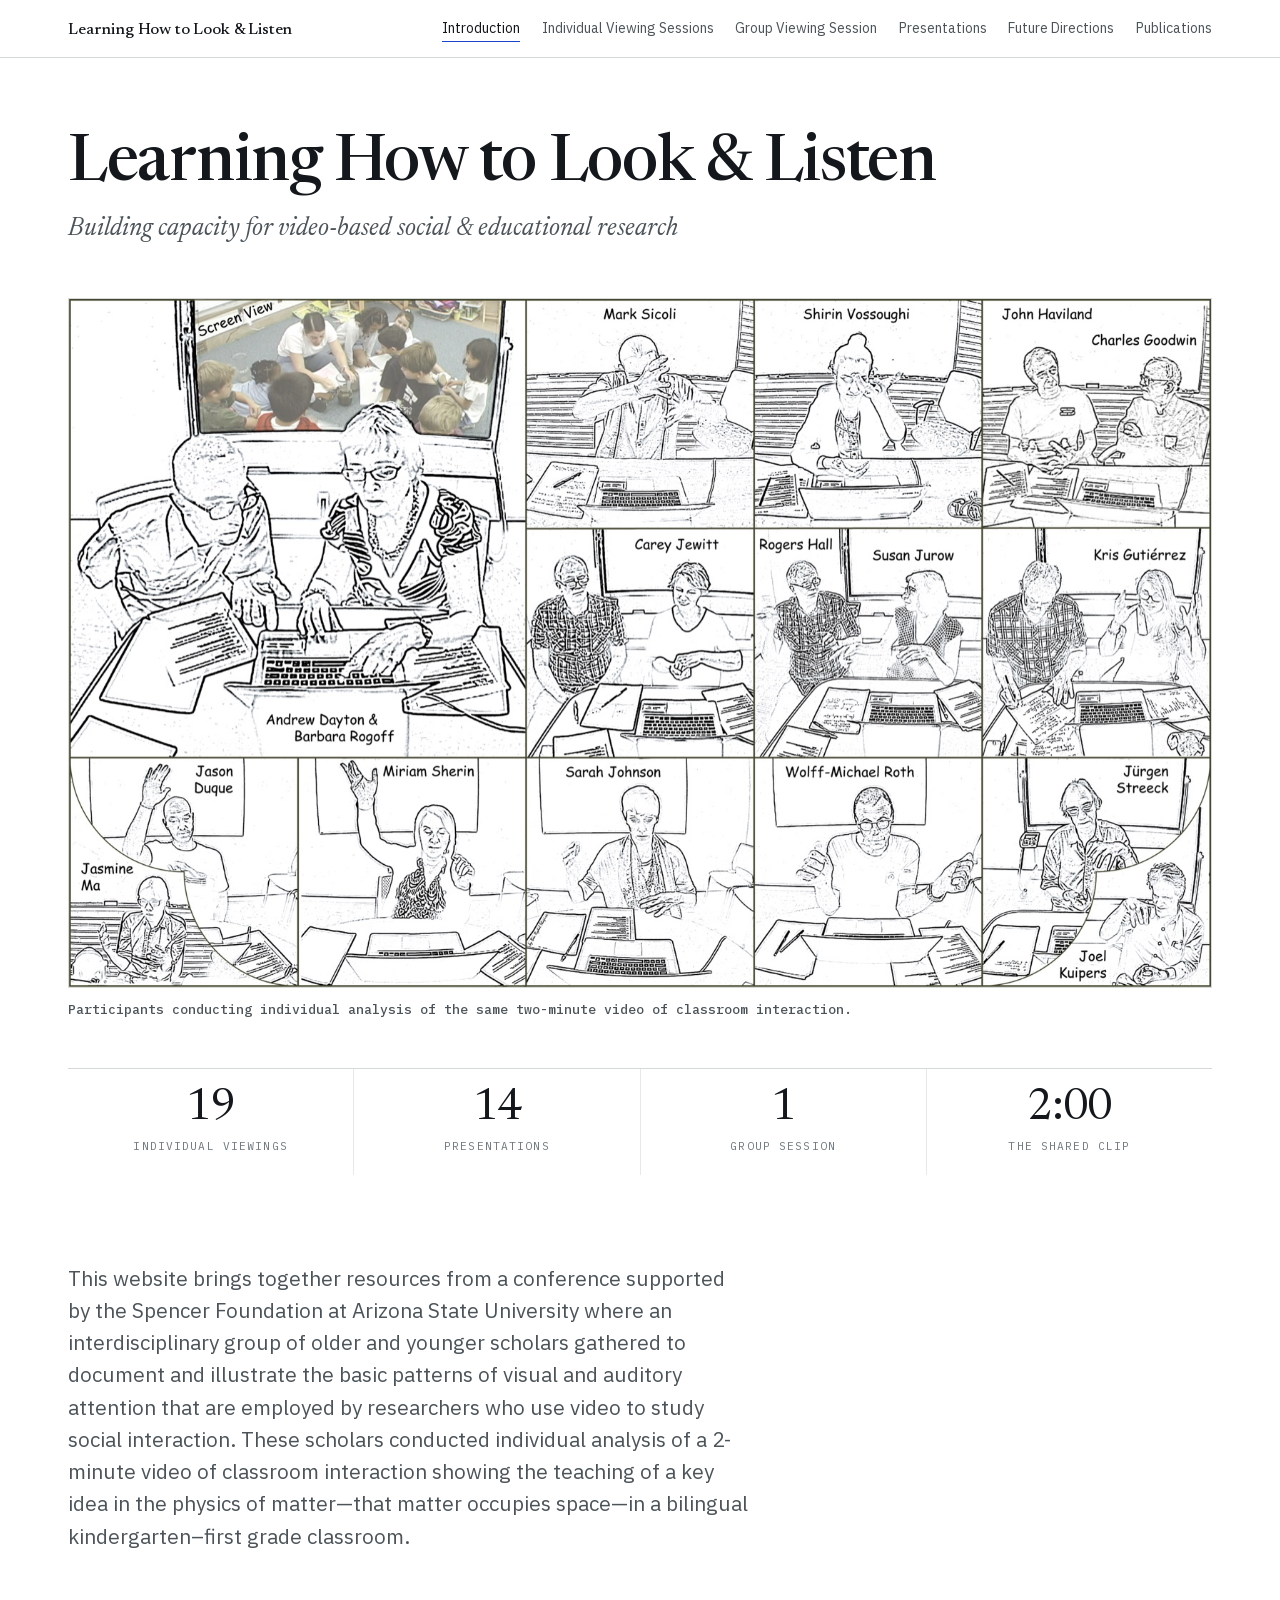
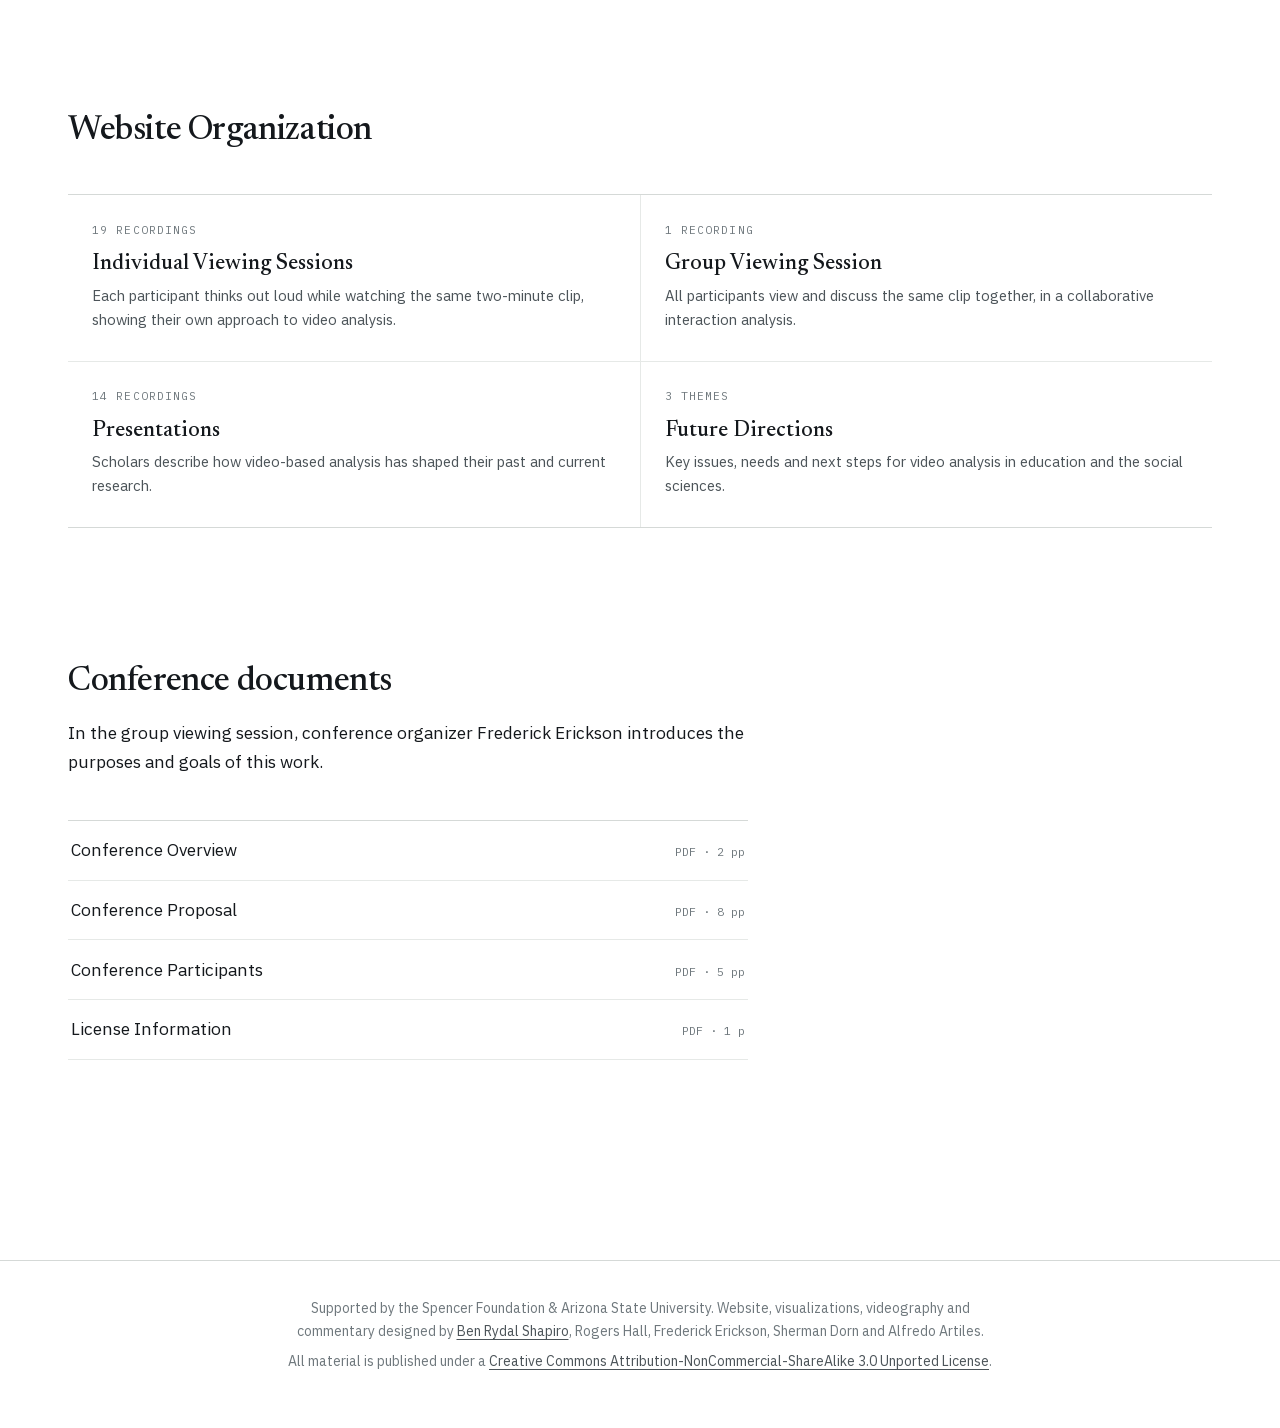
<file: site/index.html>
<!doctype html>
<html lang="en">
<head>
<meta charset="utf-8">
<meta name="viewport" content="width=device-width, initial-scale=1">
<title>Learning How to Look &amp; Listen</title>
<meta name="description" content="An archive of video-based interaction analysis: 19 scholars analysing the same two-minute classroom clip, from a Spencer Foundation conference at Arizona State University.">
<link rel="canonical" href="https://www.learninghowtolookandlisten.com/">
<link rel="icon" href="/favicon.svg" type="image/svg+xml">
<link rel="icon" href="/favicon.ico" sizes="32x32">
<link rel="apple-touch-icon" href="/apple-touch-icon.png">
<meta property="og:type" content="website">
<meta property="og:site_name" content="Learning How to Look &amp; Listen">
<meta property="og:title" content="Learning How to Look &amp; Listen">
<meta property="og:description" content="An archive of video-based interaction analysis: 19 scholars analysing the same two-minute classroom clip, from a Spencer Foundation conference at Arizona State University.">
<meta property="og:url" content="https://www.learninghowtolookandlisten.com/">
<meta property="og:image" content="https://www.learninghowtolookandlisten.com/assets/img/cover-scholars-viewing@2x.jpg">
<meta property="og:image:width" content="2400">
<meta property="og:image:height" content="1444">
<meta property="og:image:alt" content="Scholars seated around a table viewing classroom video together.">
<meta name="twitter:card" content="summary_large_image">
<link rel="preload" href="assets/fonts/plex-sans-latin.woff2" as="font" type="font/woff2" crossorigin>
<link rel="preload" href="assets/fonts/newsreader-latin.woff2" as="font" type="font/woff2" crossorigin>
<link rel="stylesheet" href="css/site.css">
<script src="js/site.js" defer></script>
</head>
<body>
<a class="skip" href="#main">Skip to content</a>
<header class="masthead">
  <div class="wrap masthead__inner">
    <a class="masthead__title" href="index.html">Learning How to Look &amp; Listen</a>
    <nav aria-label="Sections">
      <ul class="nav">
        <li><a href="index.html" aria-current="page">Introduction</a></li>
        <li><a href="individualsessions.html">Individual Viewing Sessions</a></li>
        <li><a href="groupsession.html">Group Viewing Session</a></li>
        <li><a href="presentations.html">Presentations</a></li>
        <li><a href="futuredirections.html">Future Directions</a></li>
        <li><a href="publications.html">Publications</a></li>
      </ul>
    </nav>
  </div>
</header>
<main id="main">
<section class="wrap hero">
  <h1 class="hero__title">Learning How to Look &amp; Listen</h1>
  <p class="hero__sub">Building capacity for video-based social &amp; educational research</p>
  <figure class="hero__figure"><img src="assets/img/cover-scholars-viewing.jpg" srcset="assets/img/cover-scholars-viewing.jpg 1600w, assets/img/cover-scholars-viewing@2x.jpg 2400w" sizes="(min-width: 1240px) 1144px, 100vw" width="1600" height="963" alt="Conference participants seated at laptops, each conducting an individual analysis of the same two-minute classroom video." fetchpriority="high" decoding="async"><figcaption>Participants conducting individual analysis of the same two-minute video of classroom interaction.</figcaption></figure>
  <ul class="tally">
<li><b>19</b><span>Individual viewings</span></li>
<li><b>14</b><span>Presentations</span></li>
<li><b>1</b><span>Group session</span></li>
<li><b>2:00</b><span>The shared clip</span></li>
  </ul>
</section>
<section class="wrap section">
  <div class="prose">
    <p class="lede">This website brings together resources from a conference
    supported by the Spencer Foundation at Arizona State University where an
    interdisciplinary group of older and younger scholars gathered to document
    and illustrate the basic patterns of visual and auditory attention that are
    employed by researchers who use video to study social interaction. These
    scholars conducted individual analysis of a 2-minute video of classroom
    interaction showing the teaching of a key idea in the physics of
    matter—that matter occupies space—in a bilingual
    kindergarten–first grade classroom.</p>
  </div>
</section>
<section class="wrap section--tight">
  <div class="section__head">
    <h2>Website Organization</h2>
  </div>
<div class="index">
<a class="index__item" href="individualsessions.html">
  <span class="index__count">19 recordings</span>
  <h3>Individual Viewing Sessions</h3>
  <p>Each participant thinks out loud while watching the same two-minute clip, showing their own approach to video analysis.</p>
</a>
<a class="index__item" href="groupsession.html">
  <span class="index__count">1 recording</span>
  <h3>Group Viewing Session</h3>
  <p>All participants view and discuss the same clip together, in a collaborative interaction analysis.</p>
</a>
<a class="index__item" href="presentations.html">
  <span class="index__count">14 recordings</span>
  <h3>Presentations</h3>
  <p>Scholars describe how video-based analysis has shaped their past and current research.</p>
</a>
<a class="index__item" href="futuredirections.html">
  <span class="index__count">3 themes</span>
  <h3>Future Directions</h3>
  <p>Key issues, needs and next steps for video analysis in education and the social sciences.</p>
</a>
</div>
</section>
<section class="wrap section">
  <div class="section__head">
    <h2>Conference documents</h2>
    <div class="prose"><p>In the group viewing session, conference organizer
    Frederick Erickson introduces the purposes and goals of this work.</p></div>
  </div>
  <ul class="docs">
    <li><a href="assets/pdf/ConferenceOverview.pdf"><span class="doc__name">Conference Overview</span><span class="doc__meta">PDF · 2 pp</span></a></li>
    <li><a href="assets/pdf/conferenceDescription.pdf"><span class="doc__name">Conference Proposal</span><span class="doc__meta">PDF · 8 pp</span></a></li>
    <li><a href="assets/pdf/ConferenceParticipants.pdf"><span class="doc__name">Conference Participants</span><span class="doc__meta">PDF · 5 pp</span></a></li>
    <li><a href="assets/pdf/creativeCommonsInfo.pdf"><span class="doc__name">License Information</span><span class="doc__meta">PDF · 1 p</span></a></li>
  </ul>
</section>
</main>
<footer class="foot">
  <div class="wrap">
    <p>Supported by the Spencer Foundation &amp; Arizona State University.
    Website, visualizations, videography and commentary designed by
    <a href="https://benrydal.com">Ben Rydal Shapiro</a>, Rogers Hall,
    Frederick Erickson, Sherman Dorn and Alfredo Artiles.</p>
    <p>All material is published under a
    <a href="https://creativecommons.org/licenses/by-nc-sa/3.0/" rel="license">Creative
    Commons Attribution-NonCommercial-ShareAlike 3.0 Unported License</a>.</p>
  </div>
</footer>
</body>
</html>
</file>
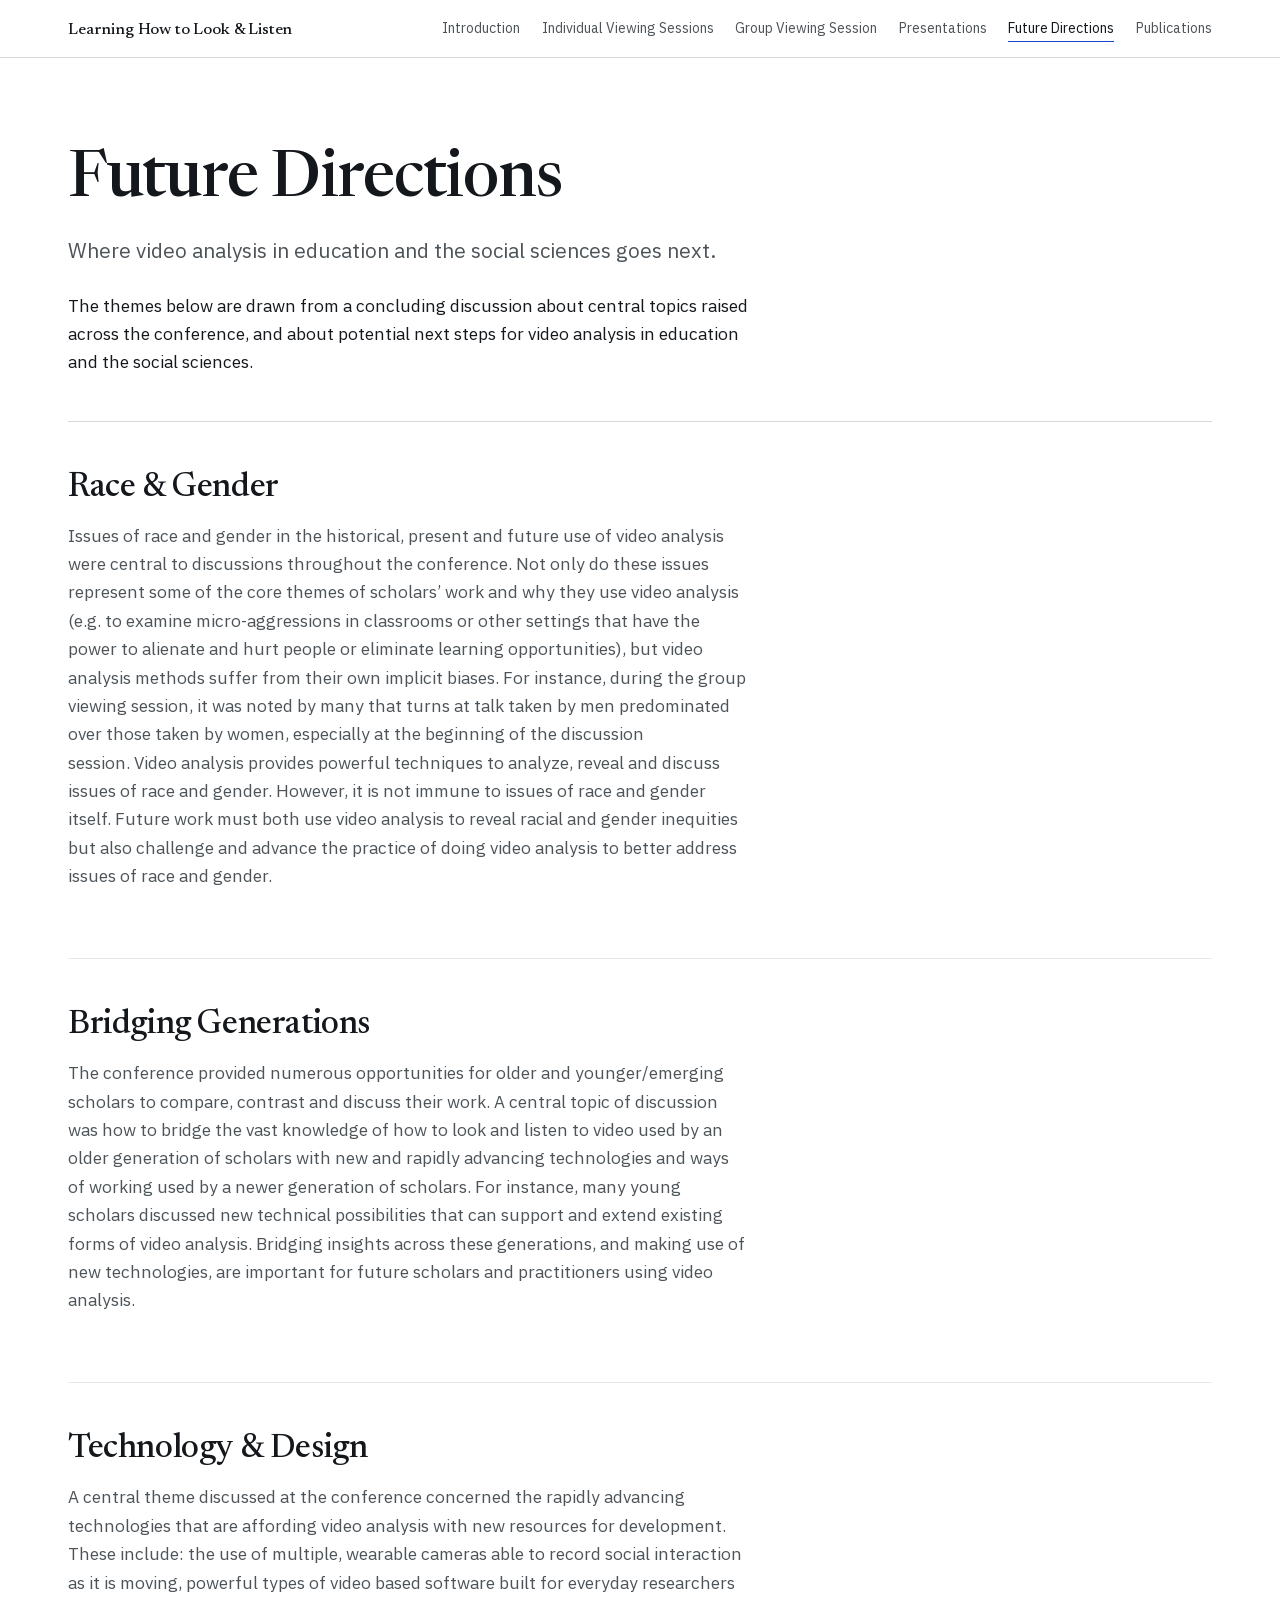
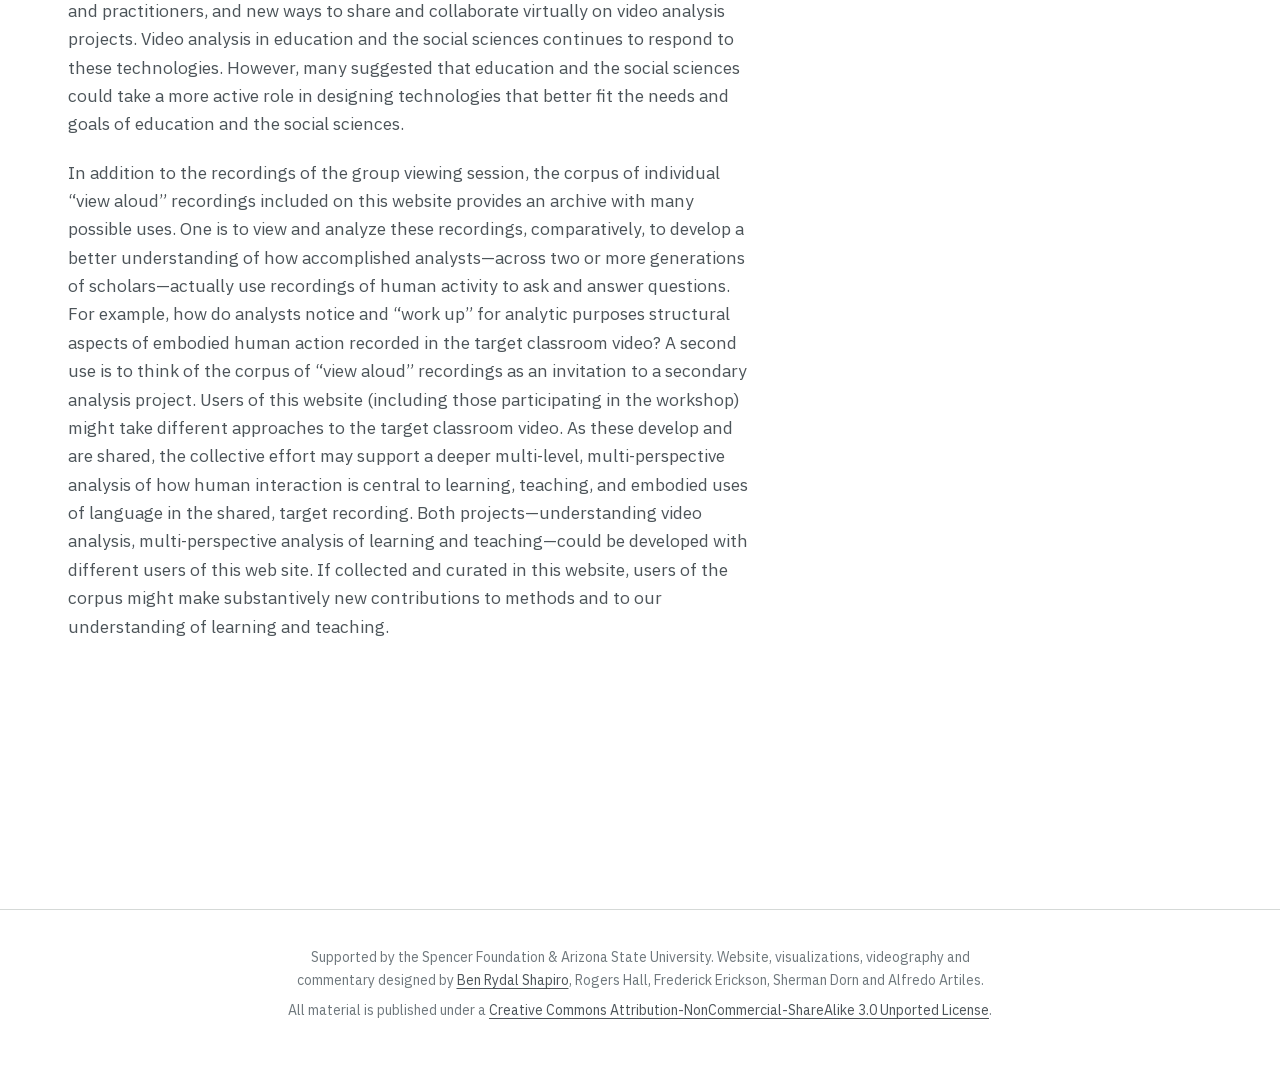
<file: site/futuredirections.html>
<!doctype html>
<html lang="en">
<head>
<meta charset="utf-8">
<meta name="viewport" content="width=device-width, initial-scale=1">
<title>Future Directions — Learning How to Look &amp; Listen</title>
<meta name="description" content="Themes and next steps for video analysis in education and the social sciences, drawn from the conference’s concluding discussion.">
<link rel="canonical" href="https://www.learninghowtolookandlisten.com/futuredirections">
<link rel="icon" href="/favicon.svg" type="image/svg+xml">
<link rel="icon" href="/favicon.ico" sizes="32x32">
<link rel="apple-touch-icon" href="/apple-touch-icon.png">
<meta property="og:type" content="website">
<meta property="og:site_name" content="Learning How to Look &amp; Listen">
<meta property="og:title" content="Future Directions — Learning How to Look &amp; Listen">
<meta property="og:description" content="Themes and next steps for video analysis in education and the social sciences, drawn from the conference’s concluding discussion.">
<meta property="og:url" content="https://www.learninghowtolookandlisten.com/futuredirections">
<meta property="og:image" content="https://www.learninghowtolookandlisten.com/assets/img/cover-scholars-viewing@2x.jpg">
<meta property="og:image:width" content="2400">
<meta property="og:image:height" content="1444">
<meta property="og:image:alt" content="Scholars seated around a table viewing classroom video together.">
<meta name="twitter:card" content="summary_large_image">
<link rel="preload" href="assets/fonts/plex-sans-latin.woff2" as="font" type="font/woff2" crossorigin>
<link rel="preload" href="assets/fonts/newsreader-latin.woff2" as="font" type="font/woff2" crossorigin>
<link rel="stylesheet" href="css/site.css">
<script src="js/site.js" defer></script>
</head>
<body>
<a class="skip" href="#main">Skip to content</a>
<header class="masthead">
  <div class="wrap masthead__inner">
    <a class="masthead__title" href="index.html">Learning How to Look &amp; Listen</a>
    <nav aria-label="Sections">
      <ul class="nav">
        <li><a href="index.html">Introduction</a></li>
        <li><a href="individualsessions.html">Individual Viewing Sessions</a></li>
        <li><a href="groupsession.html">Group Viewing Session</a></li>
        <li><a href="presentations.html">Presentations</a></li>
        <li><a href="futuredirections.html" aria-current="page">Future Directions</a></li>
        <li><a href="publications.html">Publications</a></li>
      </ul>
    </nav>
  </div>
</header>
<main id="main">
<section class="wrap section">
  <div class="section__head">
    <h1>Future Directions</h1>
    <div class="prose">
      <p class="lede">Where video analysis in education and the social sciences
      goes next.</p>
      <p>The themes below are drawn from a concluding discussion about central
      topics raised across the conference, and about potential next steps for
      video analysis in education and the social sciences.</p>
    </div>
  </div>
  <section class="theme">
    <h2>Race &amp; Gender</h2>
    <div class="prose">
      <p>Issues of race and gender in the historical, present and future use of
      video analysis were central to discussions throughout the conference.
      Not only do these issues represent some of the core themes of
      scholars’ work and why they use video analysis (e.g. to examine
      micro-aggressions in classrooms or other settings that have the power
      to alienate and hurt people or eliminate learning opportunities), but
      video analysis methods suffer from their own implicit biases. For
      instance, during the group viewing session, it was noted by many that
      turns at talk taken by men predominated over those taken by women,
      especially at the beginning of the discussion session. Video analysis
      provides powerful techniques to analyze, reveal and discuss issues of
      race and gender. However, it is not immune to issues of race and
      gender itself. Future work must both use video analysis to reveal
      racial and gender inequities but also challenge and advance the
      practice of doing video analysis to better address issues of race and
      gender.</p>
    </div>
  </section>
  <section class="theme">
    <h2>Bridging Generations</h2>
    <div class="prose">
      <p>The conference provided numerous opportunities for older and
      younger/emerging scholars to compare, contrast and discuss their work.
      A central topic of discussion was how to bridge the vast knowledge of
      how to look and listen to video used by an older generation of
      scholars with new and rapidly advancing technologies and ways of
      working used by a newer generation of scholars. For instance, many
      young scholars discussed new technical possibilities that can support
      and extend existing forms of video analysis. Bridging insights across
      these generations, and making use of new technologies, are important
      for future scholars and practitioners using video analysis.</p>
    </div>
  </section>
  <section class="theme">
    <h2>Technology &amp; Design</h2>
    <div class="prose">
      <p>A central theme discussed at the conference concerned the rapidly
      advancing technologies that are affording video analysis with new
      resources for development. These include: the use of multiple,
      wearable cameras able to record social interaction as it is moving,
      powerful types of video based software built for everyday researchers
      and practitioners, and new ways to share and collaborate virtually on
      video analysis projects. Video analysis in education and the social
      sciences continues to respond to these technologies. However, many
      suggested that education and the social sciences could take a more
      active role in designing technologies that better fit the needs and
      goals of education and the social sciences.</p>
      <p>In addition to the recordings of the group viewing session, the corpus
      of individual “view aloud” recordings included on this website
      provides an archive with many possible uses. One is to view and
      analyze these recordings, comparatively, to develop a better
      understanding of how accomplished analysts—across two or more
      generations of scholars—actually use recordings of human activity to
      ask and answer questions. For example, how do analysts notice and
      “work up” for analytic purposes structural aspects of embodied human
      action recorded in the target classroom video? A second use is to
      think of the corpus of “view aloud” recordings as an invitation to a
      secondary analysis project. Users of this website (including those
      participating in the workshop) might take different approaches to the
      target classroom video. As these develop and are shared, the
      collective effort may support a deeper multi-level, multi-perspective
      analysis of how human interaction is central to learning, teaching,
      and embodied uses of language in the shared, target recording. Both
      projects—understanding video analysis, multi-perspective analysis of
      learning and teaching—could be developed with different users of this
      web site. If collected and curated in this website, users of the
      corpus might make substantively new contributions to methods and to
      our understanding of learning and teaching.</p>
    </div>
  </section>
</section>
</main>
<footer class="foot">
  <div class="wrap">
    <p>Supported by the Spencer Foundation &amp; Arizona State University.
    Website, visualizations, videography and commentary designed by
    <a href="https://benrydal.com">Ben Rydal Shapiro</a>, Rogers Hall,
    Frederick Erickson, Sherman Dorn and Alfredo Artiles.</p>
    <p>All material is published under a
    <a href="https://creativecommons.org/licenses/by-nc-sa/3.0/" rel="license">Creative
    Commons Attribution-NonCommercial-ShareAlike 3.0 Unported License</a>.</p>
  </div>
</footer>
</body>
</html>
</file>
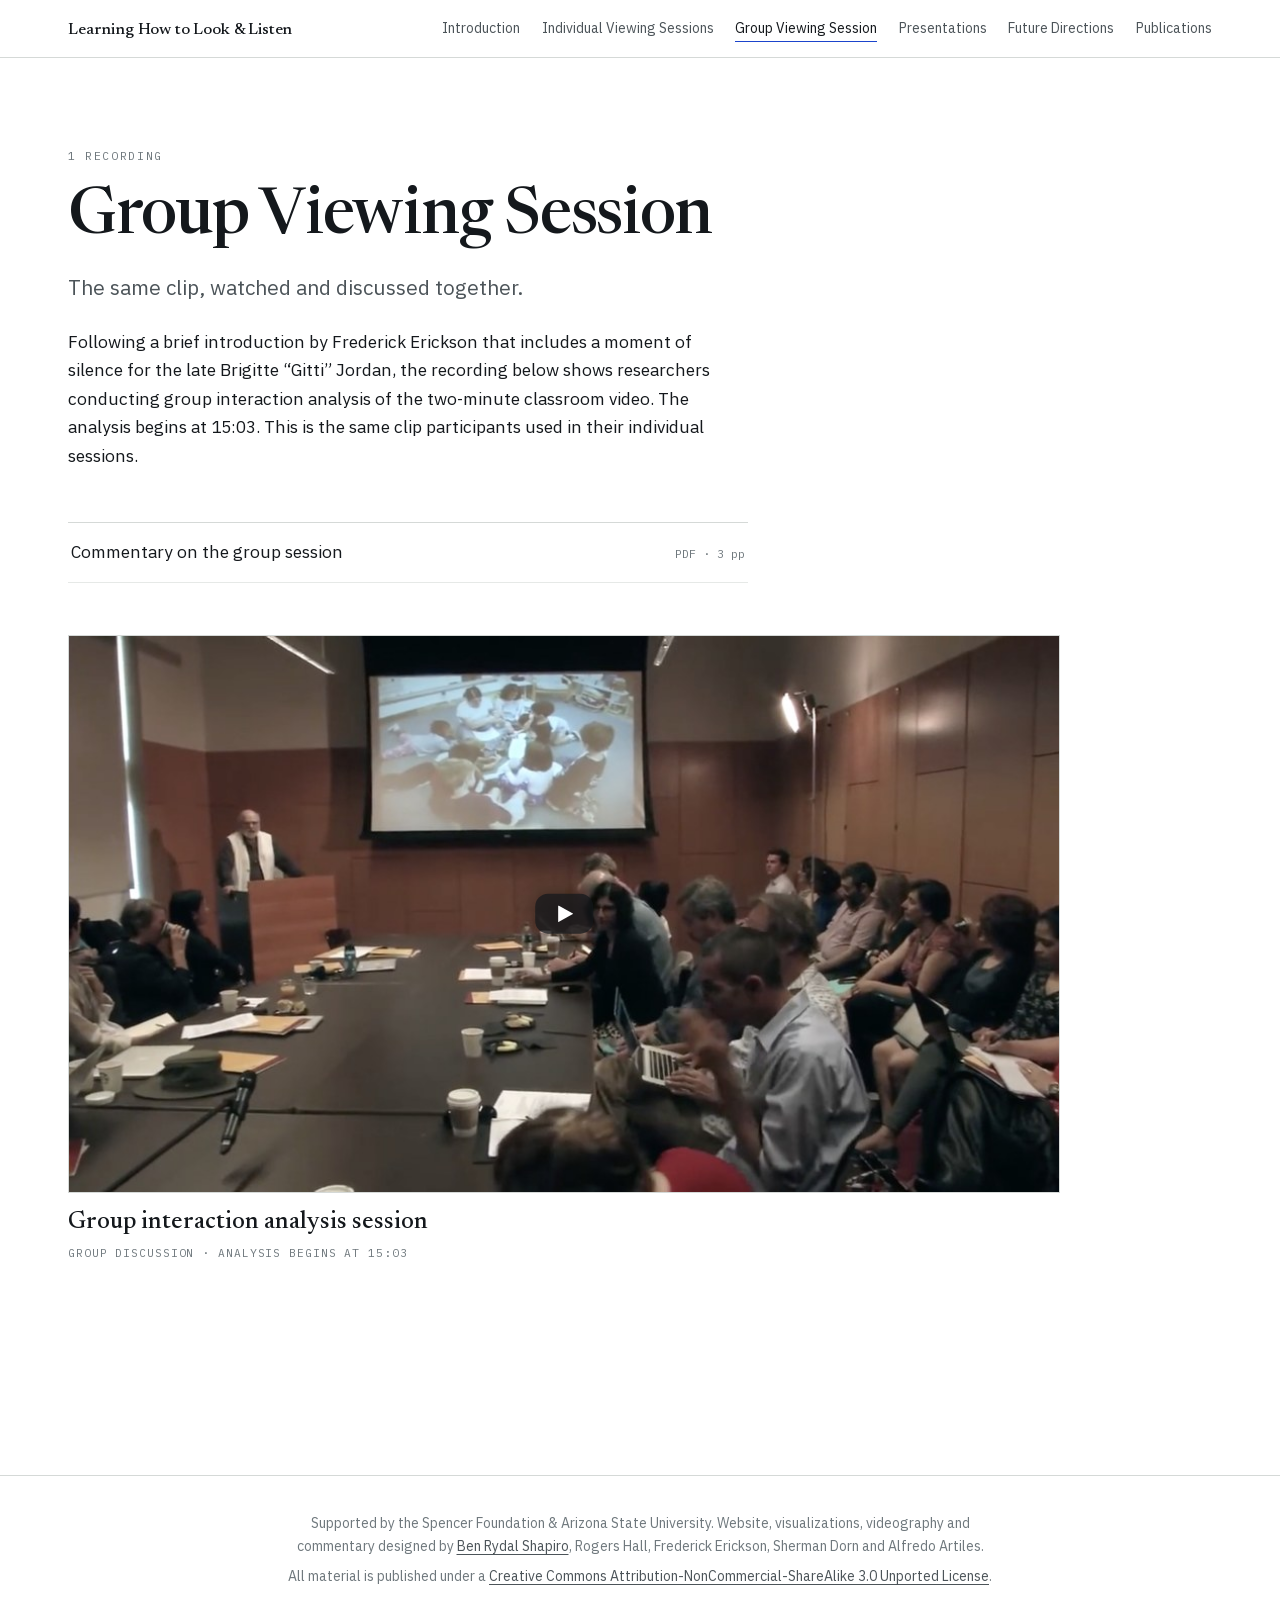
<file: site/groupsession.html>
<!doctype html>
<html lang="en">
<head>
<meta charset="utf-8">
<meta name="viewport" content="width=device-width, initial-scale=1">
<title>Group Viewing Session — Learning How to Look &amp; Listen</title>
<meta name="description" content="Researchers conduct a collaborative interaction analysis of the same two-minute classroom video.">
<link rel="canonical" href="https://www.learninghowtolookandlisten.com/groupsession">
<link rel="icon" href="/favicon.svg" type="image/svg+xml">
<link rel="icon" href="/favicon.ico" sizes="32x32">
<link rel="apple-touch-icon" href="/apple-touch-icon.png">
<meta property="og:type" content="website">
<meta property="og:site_name" content="Learning How to Look &amp; Listen">
<meta property="og:title" content="Group Viewing Session — Learning How to Look &amp; Listen">
<meta property="og:description" content="Researchers conduct a collaborative interaction analysis of the same two-minute classroom video.">
<meta property="og:url" content="https://www.learninghowtolookandlisten.com/groupsession">
<meta property="og:image" content="https://www.learninghowtolookandlisten.com/assets/img/cover-scholars-viewing@2x.jpg">
<meta property="og:image:width" content="2400">
<meta property="og:image:height" content="1444">
<meta property="og:image:alt" content="Scholars seated around a table viewing classroom video together.">
<meta name="twitter:card" content="summary_large_image">
<link rel="preload" href="assets/fonts/plex-sans-latin.woff2" as="font" type="font/woff2" crossorigin>
<link rel="preload" href="assets/fonts/newsreader-latin.woff2" as="font" type="font/woff2" crossorigin>
<link rel="stylesheet" href="css/site.css">
<script src="js/site.js" defer></script>
</head>
<body>
<a class="skip" href="#main">Skip to content</a>
<header class="masthead">
  <div class="wrap masthead__inner">
    <a class="masthead__title" href="index.html">Learning How to Look &amp; Listen</a>
    <nav aria-label="Sections">
      <ul class="nav">
        <li><a href="index.html">Introduction</a></li>
        <li><a href="individualsessions.html">Individual Viewing Sessions</a></li>
        <li><a href="groupsession.html" aria-current="page">Group Viewing Session</a></li>
        <li><a href="presentations.html">Presentations</a></li>
        <li><a href="futuredirections.html">Future Directions</a></li>
        <li><a href="publications.html">Publications</a></li>
      </ul>
    </nav>
  </div>
</header>
<main id="main">
<section class="wrap section">
  <div class="section__head">
    <p class="label">1 recording</p>
    <h1>Group Viewing Session</h1>
    <div class="prose">
      <p class="lede">The same clip, watched and discussed together.</p>
      <p>Following a brief introduction by Frederick Erickson that includes a
      moment of silence for the late Brigitte “Gitti” Jordan, the
      recording below shows researchers conducting group interaction analysis of
      the two-minute classroom video. The analysis begins at 15:03. This is the
      same clip participants used in their individual sessions.</p>
    </div>
  </div>
  <ul class="docs docs--after">
    <li><a href="assets/pdf/groupSessionCommentary.pdf"><span class="doc__name">Commentary on the group session</span><span class="doc__meta">PDF · 3 pp</span></a></li>
  </ul>
  <ul class="sheet">
    <li class="viewing viewing--feature">
      <button class="facade" type="button" data-video="U-17pqdXHwg" data-title="Group interaction analysis session" aria-label="Play video: Group interaction analysis session">
        <img src="assets/img/session-group-viewing.jpg" srcset="assets/img/session-group-viewing.jpg 990w, assets/img/session-group-viewing@2x.jpg 1980w" sizes="(min-width: 1100px) 990px, 100vw" alt="" width="990" height="550" loading="eager" decoding="async">
      </button>
      <h2 class="viewing__name">Group interaction analysis session</h2>
      <p class="viewing__meta">Group discussion · analysis begins at 15:03</p>
    </li>
  </ul>
</section>
</main>
<footer class="foot">
  <div class="wrap">
    <p>Supported by the Spencer Foundation &amp; Arizona State University.
    Website, visualizations, videography and commentary designed by
    <a href="https://benrydal.com">Ben Rydal Shapiro</a>, Rogers Hall,
    Frederick Erickson, Sherman Dorn and Alfredo Artiles.</p>
    <p>All material is published under a
    <a href="https://creativecommons.org/licenses/by-nc-sa/3.0/" rel="license">Creative
    Commons Attribution-NonCommercial-ShareAlike 3.0 Unported License</a>.</p>
  </div>
</footer>
</body>
</html>
</file>
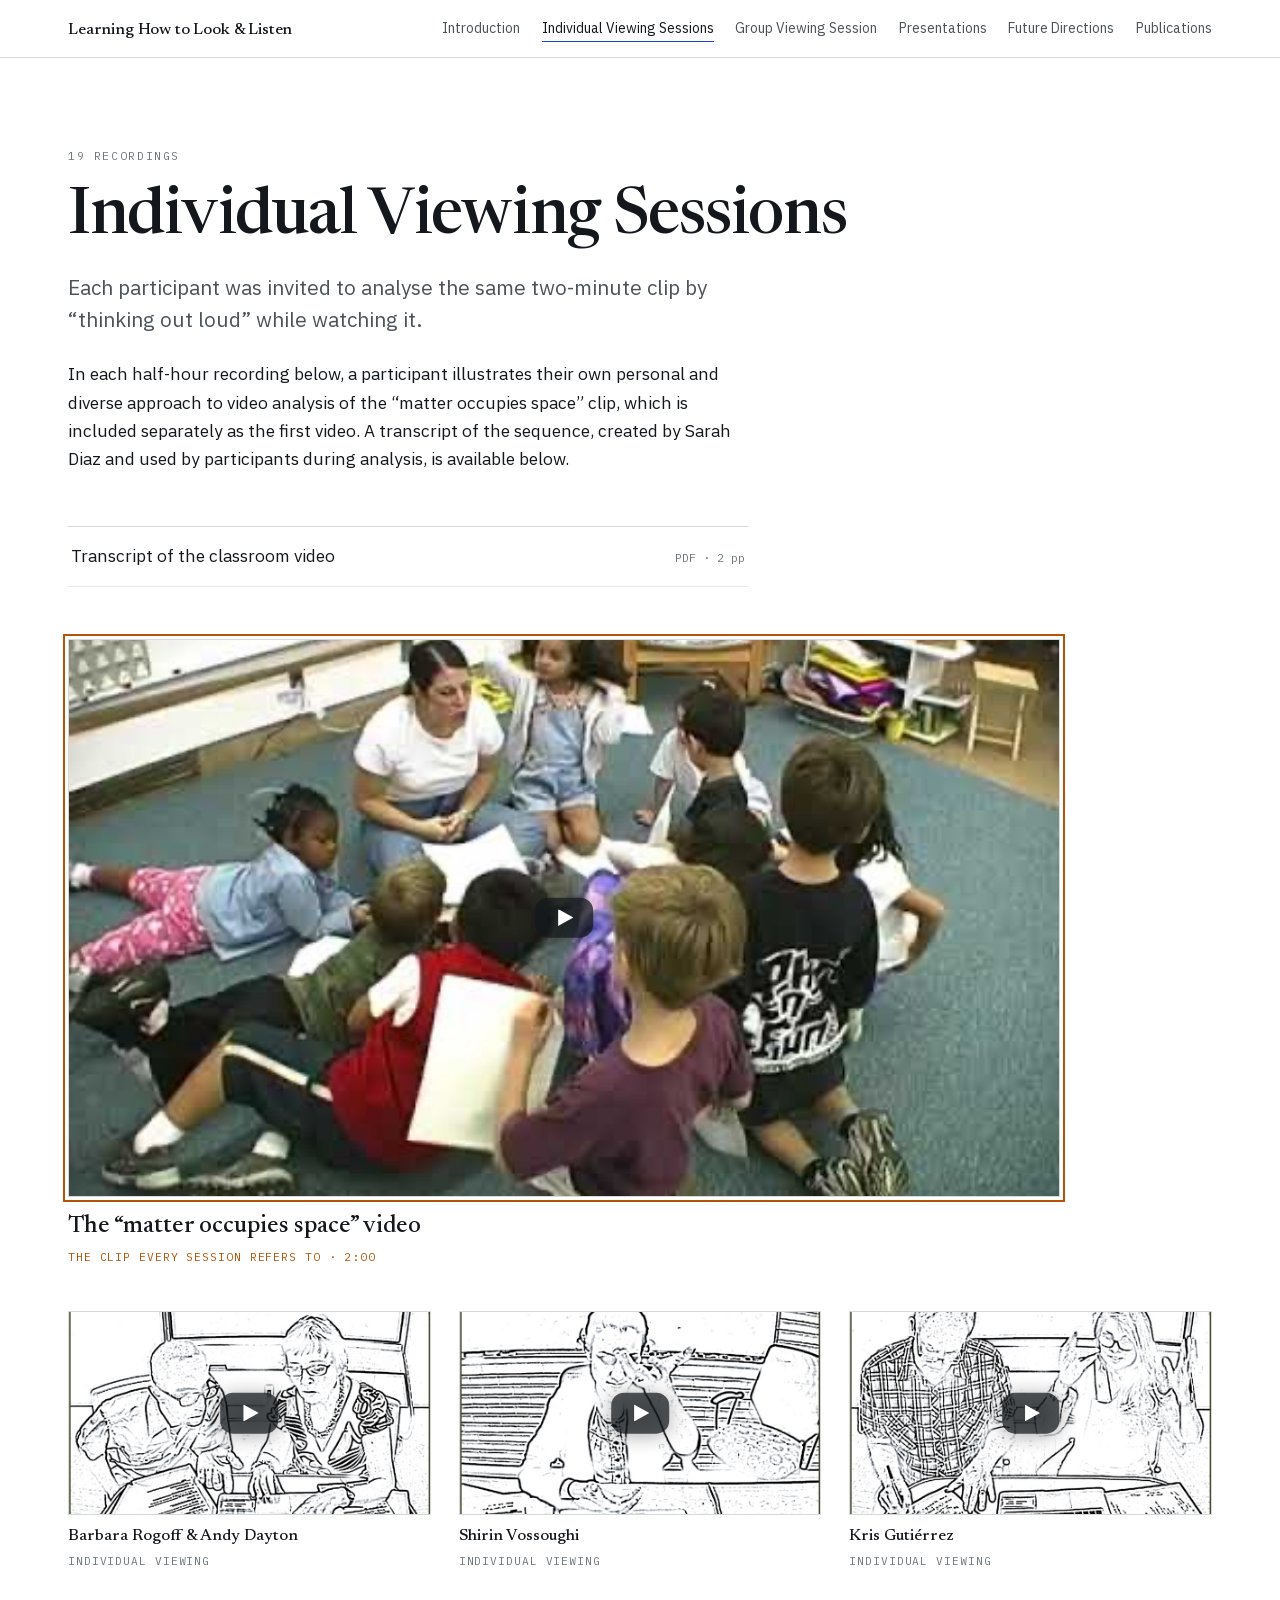
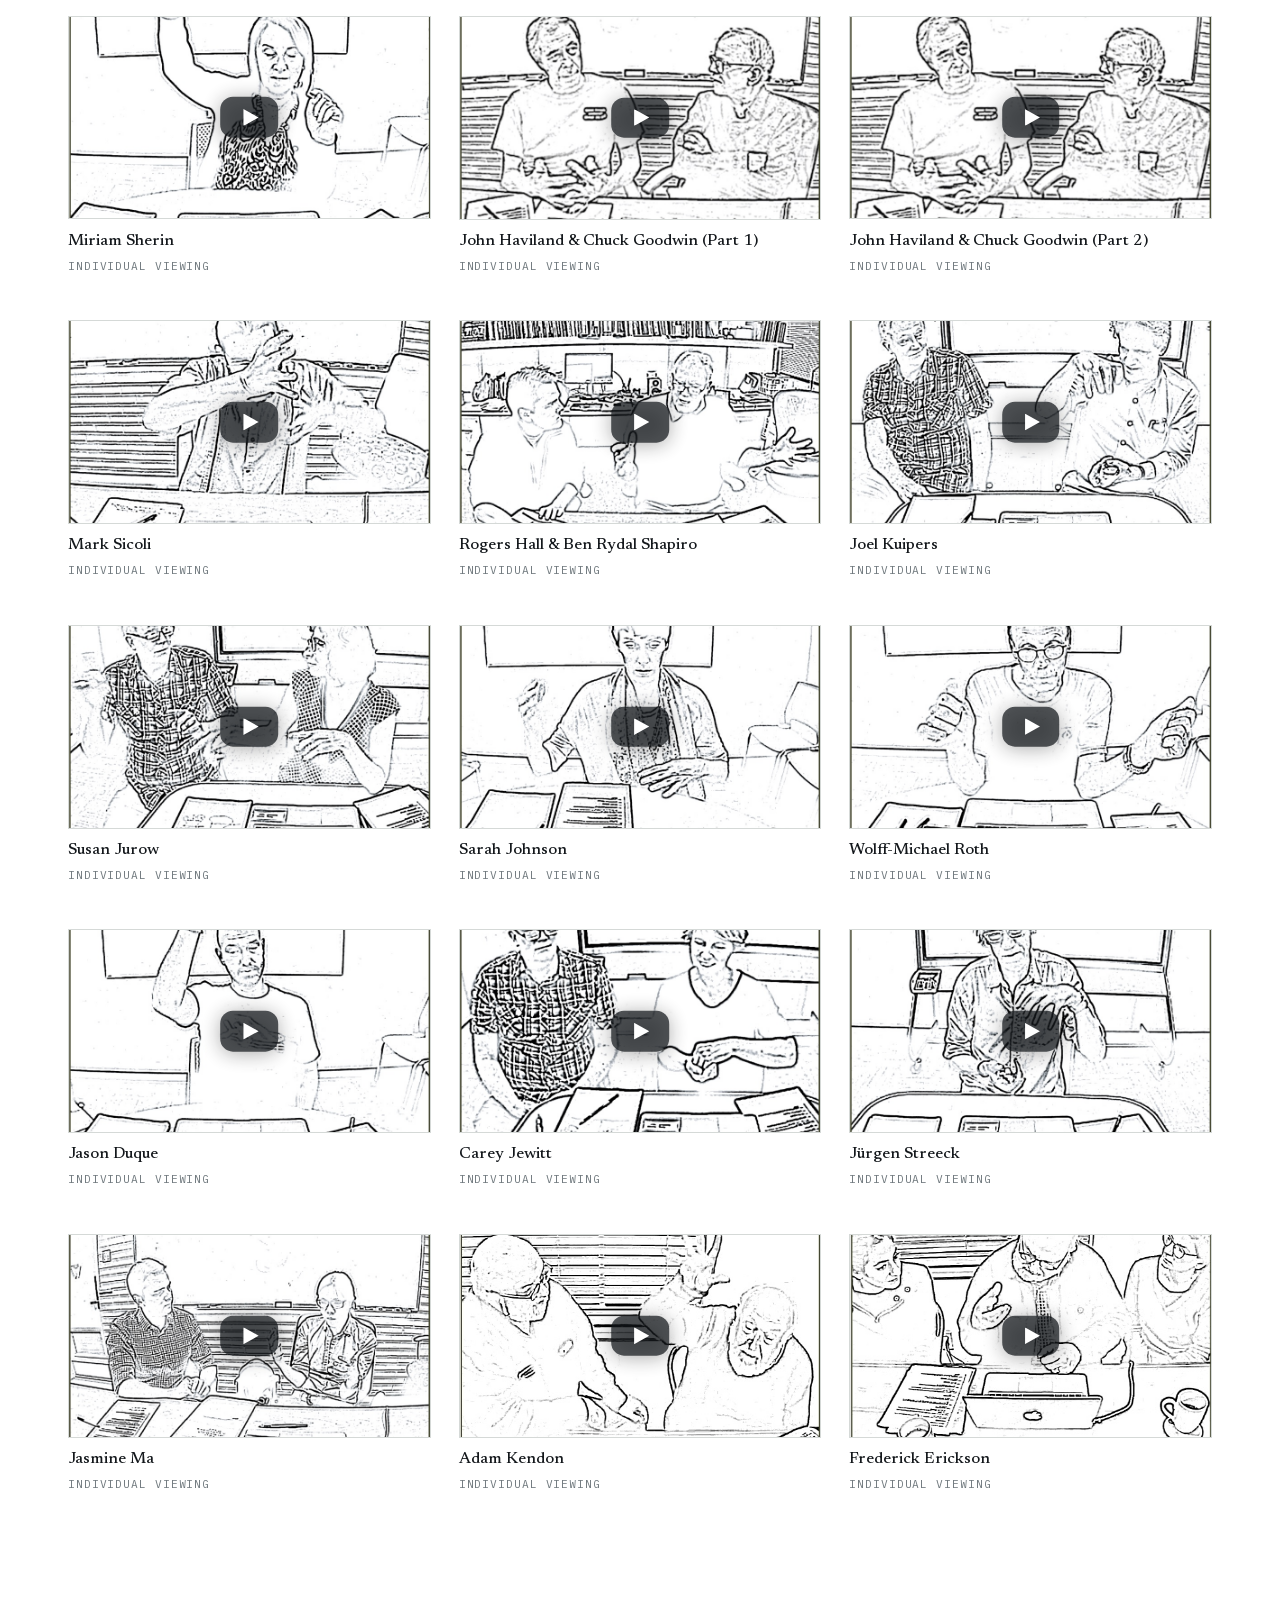
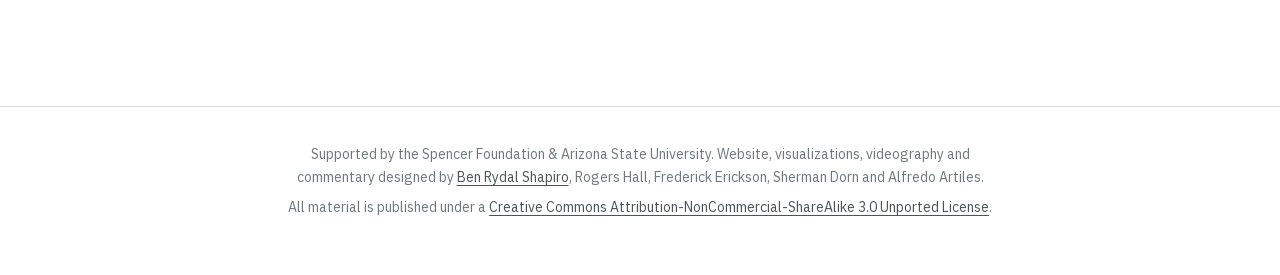
<file: site/individualsessions.html>
<!doctype html>
<html lang="en">
<head>
<meta charset="utf-8">
<meta name="viewport" content="width=device-width, initial-scale=1">
<title>Individual Viewing Sessions — Learning How to Look &amp; Listen</title>
<meta name="description" content="Nineteen recordings of scholars thinking out loud while analysing the same two-minute video of classroom interaction.">
<link rel="canonical" href="https://www.learninghowtolookandlisten.com/individualsessions">
<link rel="icon" href="/favicon.svg" type="image/svg+xml">
<link rel="icon" href="/favicon.ico" sizes="32x32">
<link rel="apple-touch-icon" href="/apple-touch-icon.png">
<meta property="og:type" content="website">
<meta property="og:site_name" content="Learning How to Look &amp; Listen">
<meta property="og:title" content="Individual Viewing Sessions — Learning How to Look &amp; Listen">
<meta property="og:description" content="Nineteen recordings of scholars thinking out loud while analysing the same two-minute video of classroom interaction.">
<meta property="og:url" content="https://www.learninghowtolookandlisten.com/individualsessions">
<meta property="og:image" content="https://www.learninghowtolookandlisten.com/assets/img/cover-scholars-viewing@2x.jpg">
<meta property="og:image:width" content="2400">
<meta property="og:image:height" content="1444">
<meta property="og:image:alt" content="Scholars seated around a table viewing classroom video together.">
<meta name="twitter:card" content="summary_large_image">
<link rel="preload" href="assets/fonts/plex-sans-latin.woff2" as="font" type="font/woff2" crossorigin>
<link rel="preload" href="assets/fonts/newsreader-latin.woff2" as="font" type="font/woff2" crossorigin>
<link rel="stylesheet" href="css/site.css">
<script src="js/site.js" defer></script>
</head>
<body>
<a class="skip" href="#main">Skip to content</a>
<header class="masthead">
  <div class="wrap masthead__inner">
    <a class="masthead__title" href="index.html">Learning How to Look &amp; Listen</a>
    <nav aria-label="Sections">
      <ul class="nav">
        <li><a href="index.html">Introduction</a></li>
        <li><a href="individualsessions.html" aria-current="page">Individual Viewing Sessions</a></li>
        <li><a href="groupsession.html">Group Viewing Session</a></li>
        <li><a href="presentations.html">Presentations</a></li>
        <li><a href="futuredirections.html">Future Directions</a></li>
        <li><a href="publications.html">Publications</a></li>
      </ul>
    </nav>
  </div>
</header>
<main id="main">
<section class="wrap section">
  <div class="section__head">
    <p class="label">19 recordings</p>
    <h1>Individual Viewing Sessions</h1>
    <div class="prose">
      <p class="lede">Each participant was invited to analyse the same
      two-minute clip by “thinking out loud” while watching it.</p>
      <p>In each half-hour recording below, a participant illustrates their own
      personal and diverse approach to video analysis of the “matter
      occupies space” clip, which is included separately as the first
      video. A transcript of the sequence, created by Sarah Diaz and used by
      participants during analysis, is available below.</p>
    </div>
  </div>
  <ul class="docs docs--after">
    <li><a href="assets/pdf/videoTranscript.pdf"><span class="doc__name">Transcript of the classroom video</span><span class="doc__meta">PDF · 2 pp</span></a></li>
  </ul>
  <ul class="sheet">
    <li class="viewing viewing--source viewing--feature">
      <button class="facade" type="button" data-video="d8_pRUR-hmg" data-title="The “matter occupies space” video" aria-label="Play video: The “matter occupies space” video">
        <img src="assets/img/session-matter-occupies-space-video.jpg" alt="" width="480" height="360" loading="eager" decoding="async">
      </button>
      <h2 class="viewing__name">The “matter occupies space” video</h2>
      <p class="viewing__meta">The clip every session refers to · 2:00</p>
    </li>
    <li class="viewing">
      <button class="facade" type="button" data-video="bOT48kMRL1g" data-title="Barbara Rogoff &amp; Andy Dayton" aria-label="Play video: Barbara Rogoff &amp; Andy Dayton">
        <img src="assets/img/session-barbara-rogoff-and-andy-dayton.jpg" srcset="assets/img/session-barbara-rogoff-and-andy-dayton.jpg 800w, assets/img/session-barbara-rogoff-and-andy-dayton@2x.jpg 1083w" sizes="(min-width: 1240px) 390px, (min-width: 700px) 33vw, 100vw" alt="" width="800" height="800" loading="eager" decoding="async">
      </button>
      <h2 class="viewing__name">Barbara Rogoff &amp; Andy Dayton</h2>
      <p class="viewing__meta">Individual viewing</p>
    </li>
    <li class="viewing">
      <button class="facade" type="button" data-video="HjBvwRSG_jY" data-title="Shirin Vossoughi" aria-label="Play video: Shirin Vossoughi">
        <img src="assets/img/session-shirin-vossoughi.jpg" srcset="assets/img/session-shirin-vossoughi.jpg 800w, assets/img/session-shirin-vossoughi@2x.jpg 1083w" sizes="(min-width: 1240px) 390px, (min-width: 700px) 33vw, 100vw" alt="" width="800" height="800" loading="eager" decoding="async">
      </button>
      <h2 class="viewing__name">Shirin Vossoughi</h2>
      <p class="viewing__meta">Individual viewing</p>
    </li>
    <li class="viewing">
      <button class="facade" type="button" data-video="skD6LTPNxYk" data-title="Kris Gutiérrez" aria-label="Play video: Kris Gutiérrez">
        <img src="assets/img/session-kris-gutierrez.jpg" srcset="assets/img/session-kris-gutierrez.jpg 800w, assets/img/session-kris-gutierrez@2x.jpg 1083w" sizes="(min-width: 1240px) 390px, (min-width: 700px) 33vw, 100vw" alt="" width="800" height="800" loading="eager" decoding="async">
      </button>
      <h2 class="viewing__name">Kris Gutiérrez</h2>
      <p class="viewing__meta">Individual viewing</p>
    </li>
    <li class="viewing">
      <button class="facade" type="button" data-video="9Qa1T4pwUYo" data-title="Miriam Sherin" aria-label="Play video: Miriam Sherin">
        <img src="assets/img/session-miriam-sherin.jpg" srcset="assets/img/session-miriam-sherin.jpg 800w, assets/img/session-miriam-sherin@2x.jpg 1083w" sizes="(min-width: 1240px) 390px, (min-width: 700px) 33vw, 100vw" alt="" width="800" height="800" loading="lazy" decoding="async">
      </button>
      <h2 class="viewing__name">Miriam Sherin</h2>
      <p class="viewing__meta">Individual viewing</p>
    </li>
    <li class="viewing">
      <button class="facade" type="button" data-video="NvW6zcL4WNU" data-title="John Haviland &amp; Chuck Goodwin (Part 1)" aria-label="Play video: John Haviland &amp; Chuck Goodwin (Part 1)">
        <img src="assets/img/session-john-haviland-and-chuck-goodwin-pt1.jpg" srcset="assets/img/session-john-haviland-and-chuck-goodwin-pt1.jpg 800w, assets/img/session-john-haviland-and-chuck-goodwin-pt1@2x.jpg 1083w" sizes="(min-width: 1240px) 390px, (min-width: 700px) 33vw, 100vw" alt="" width="800" height="800" loading="lazy" decoding="async">
      </button>
      <h2 class="viewing__name">John Haviland &amp; Chuck Goodwin (Part 1)</h2>
      <p class="viewing__meta">Individual viewing</p>
    </li>
    <li class="viewing">
      <button class="facade" type="button" data-video="9ZvNlWDnznQ" data-title="John Haviland &amp; Chuck Goodwin (Part 2)" aria-label="Play video: John Haviland &amp; Chuck Goodwin (Part 2)">
        <img src="assets/img/session-john-haviland-and-chuck-goodwin-pt2.jpg" srcset="assets/img/session-john-haviland-and-chuck-goodwin-pt2.jpg 800w, assets/img/session-john-haviland-and-chuck-goodwin-pt2@2x.jpg 1083w" sizes="(min-width: 1240px) 390px, (min-width: 700px) 33vw, 100vw" alt="" width="800" height="800" loading="lazy" decoding="async">
      </button>
      <h2 class="viewing__name">John Haviland &amp; Chuck Goodwin (Part 2)</h2>
      <p class="viewing__meta">Individual viewing</p>
    </li>
    <li class="viewing">
      <button class="facade" type="button" data-video="tU4_af2KOnk" data-title="Mark Sicoli" aria-label="Play video: Mark Sicoli">
        <img src="assets/img/session-mark-sicoli.jpg" srcset="assets/img/session-mark-sicoli.jpg 800w, assets/img/session-mark-sicoli@2x.jpg 1083w" sizes="(min-width: 1240px) 390px, (min-width: 700px) 33vw, 100vw" alt="" width="800" height="800" loading="lazy" decoding="async">
      </button>
      <h2 class="viewing__name">Mark Sicoli</h2>
      <p class="viewing__meta">Individual viewing</p>
    </li>
    <li class="viewing">
      <button class="facade" type="button" data-video="agUUzmtjsR0" data-title="Rogers Hall &amp; Ben Rydal Shapiro" aria-label="Play video: Rogers Hall &amp; Ben Rydal Shapiro">
        <img src="assets/img/session-rogers-hall-and-ben-rydal-shapiro.jpg" srcset="assets/img/session-rogers-hall-and-ben-rydal-shapiro.jpg 800w, assets/img/session-rogers-hall-and-ben-rydal-shapiro@2x.jpg 1084w" sizes="(min-width: 1240px) 390px, (min-width: 700px) 33vw, 100vw" alt="" width="800" height="800" loading="lazy" decoding="async">
      </button>
      <h2 class="viewing__name">Rogers Hall &amp; Ben Rydal Shapiro</h2>
      <p class="viewing__meta">Individual viewing</p>
    </li>
    <li class="viewing">
      <button class="facade" type="button" data-video="FWXVeVu00bY" data-title="Joel Kuipers" aria-label="Play video: Joel Kuipers">
        <img src="assets/img/session-joel-kuipers.jpg" srcset="assets/img/session-joel-kuipers.jpg 800w, assets/img/session-joel-kuipers@2x.jpg 1083w" sizes="(min-width: 1240px) 390px, (min-width: 700px) 33vw, 100vw" alt="" width="800" height="800" loading="lazy" decoding="async">
      </button>
      <h2 class="viewing__name">Joel Kuipers</h2>
      <p class="viewing__meta">Individual viewing</p>
    </li>
    <li class="viewing">
      <button class="facade" type="button" data-video="0gjYb3N8E4A" data-title="Susan Jurow" aria-label="Play video: Susan Jurow">
        <img src="assets/img/session-susan-jurow.jpg" srcset="assets/img/session-susan-jurow.jpg 800w, assets/img/session-susan-jurow@2x.jpg 1083w" sizes="(min-width: 1240px) 390px, (min-width: 700px) 33vw, 100vw" alt="" width="800" height="800" loading="lazy" decoding="async">
      </button>
      <h2 class="viewing__name">Susan Jurow</h2>
      <p class="viewing__meta">Individual viewing</p>
    </li>
    <li class="viewing">
      <button class="facade" type="button" data-video="x1nWTkViM7Q" data-title="Sarah Johnson" aria-label="Play video: Sarah Johnson">
        <img src="assets/img/session-sarah-johnson.jpg" srcset="assets/img/session-sarah-johnson.jpg 800w, assets/img/session-sarah-johnson@2x.jpg 1083w" sizes="(min-width: 1240px) 390px, (min-width: 700px) 33vw, 100vw" alt="" width="800" height="800" loading="lazy" decoding="async">
      </button>
      <h2 class="viewing__name">Sarah Johnson</h2>
      <p class="viewing__meta">Individual viewing</p>
    </li>
    <li class="viewing">
      <button class="facade" type="button" data-video="3E32hLmm6PA" data-title="Wolff-Michael Roth" aria-label="Play video: Wolff-Michael Roth">
        <img src="assets/img/session-wolff-michael-roth.jpg" srcset="assets/img/session-wolff-michael-roth.jpg 800w, assets/img/session-wolff-michael-roth@2x.jpg 1083w" sizes="(min-width: 1240px) 390px, (min-width: 700px) 33vw, 100vw" alt="" width="800" height="800" loading="lazy" decoding="async">
      </button>
      <h2 class="viewing__name">Wolff-Michael Roth</h2>
      <p class="viewing__meta">Individual viewing</p>
    </li>
    <li class="viewing">
      <button class="facade" type="button" data-video="2uRcwN2igVE" data-title="Jason Duque" aria-label="Play video: Jason Duque">
        <img src="assets/img/session-jason-duque.jpg" srcset="assets/img/session-jason-duque.jpg 800w, assets/img/session-jason-duque@2x.jpg 1083w" sizes="(min-width: 1240px) 390px, (min-width: 700px) 33vw, 100vw" alt="" width="800" height="800" loading="lazy" decoding="async">
      </button>
      <h2 class="viewing__name">Jason Duque</h2>
      <p class="viewing__meta">Individual viewing</p>
    </li>
    <li class="viewing">
      <button class="facade" type="button" data-video="gPde5f5kZtA" data-title="Carey Jewitt" aria-label="Play video: Carey Jewitt">
        <img src="assets/img/session-carey-jewitt.jpg" srcset="assets/img/session-carey-jewitt.jpg 800w, assets/img/session-carey-jewitt@2x.jpg 1082w" sizes="(min-width: 1240px) 390px, (min-width: 700px) 33vw, 100vw" alt="" width="800" height="800" loading="lazy" decoding="async">
      </button>
      <h2 class="viewing__name">Carey Jewitt</h2>
      <p class="viewing__meta">Individual viewing</p>
    </li>
    <li class="viewing">
      <button class="facade" type="button" data-video="S8IJKA7t9cE" data-title="Jürgen Streeck" aria-label="Play video: Jürgen Streeck">
        <img src="assets/img/session-jurgen-streeck.jpg" srcset="assets/img/session-jurgen-streeck.jpg 800w, assets/img/session-jurgen-streeck@2x.jpg 1083w" sizes="(min-width: 1240px) 390px, (min-width: 700px) 33vw, 100vw" alt="" width="800" height="800" loading="lazy" decoding="async">
      </button>
      <h2 class="viewing__name">Jürgen Streeck</h2>
      <p class="viewing__meta">Individual viewing</p>
    </li>
    <li class="viewing">
      <button class="facade" type="button" data-video="OD49l0BF3BU" data-title="Jasmine Ma" aria-label="Play video: Jasmine Ma">
        <img src="assets/img/session-jasmine-ma.jpg" srcset="assets/img/session-jasmine-ma.jpg 800w, assets/img/session-jasmine-ma@2x.jpg 1082w" sizes="(min-width: 1240px) 390px, (min-width: 700px) 33vw, 100vw" alt="" width="800" height="800" loading="lazy" decoding="async">
      </button>
      <h2 class="viewing__name">Jasmine Ma</h2>
      <p class="viewing__meta">Individual viewing</p>
    </li>
    <li class="viewing">
      <button class="facade" type="button" data-video="7rlNjkSLcQ8" data-title="Adam Kendon" aria-label="Play video: Adam Kendon">
        <img src="assets/img/session-adam-kendon.jpg" alt="" width="549" height="548" loading="lazy" decoding="async">
      </button>
      <h2 class="viewing__name">Adam Kendon</h2>
      <p class="viewing__meta">Individual viewing</p>
    </li>
    <li class="viewing">
      <button class="facade" type="button" data-video="vhthoOHXMSI" data-title="Frederick Erickson" aria-label="Play video: Frederick Erickson">
        <img src="assets/img/session-frederick-erickson.jpg" alt="" width="549" height="548" loading="lazy" decoding="async">
      </button>
      <h2 class="viewing__name">Frederick Erickson</h2>
      <p class="viewing__meta">Individual viewing</p>
    </li>
  </ul>
</section>
</main>
<footer class="foot">
  <div class="wrap">
    <p>Supported by the Spencer Foundation &amp; Arizona State University.
    Website, visualizations, videography and commentary designed by
    <a href="https://benrydal.com">Ben Rydal Shapiro</a>, Rogers Hall,
    Frederick Erickson, Sherman Dorn and Alfredo Artiles.</p>
    <p>All material is published under a
    <a href="https://creativecommons.org/licenses/by-nc-sa/3.0/" rel="license">Creative
    Commons Attribution-NonCommercial-ShareAlike 3.0 Unported License</a>.</p>
  </div>
</footer>
</body>
</html>
</file>
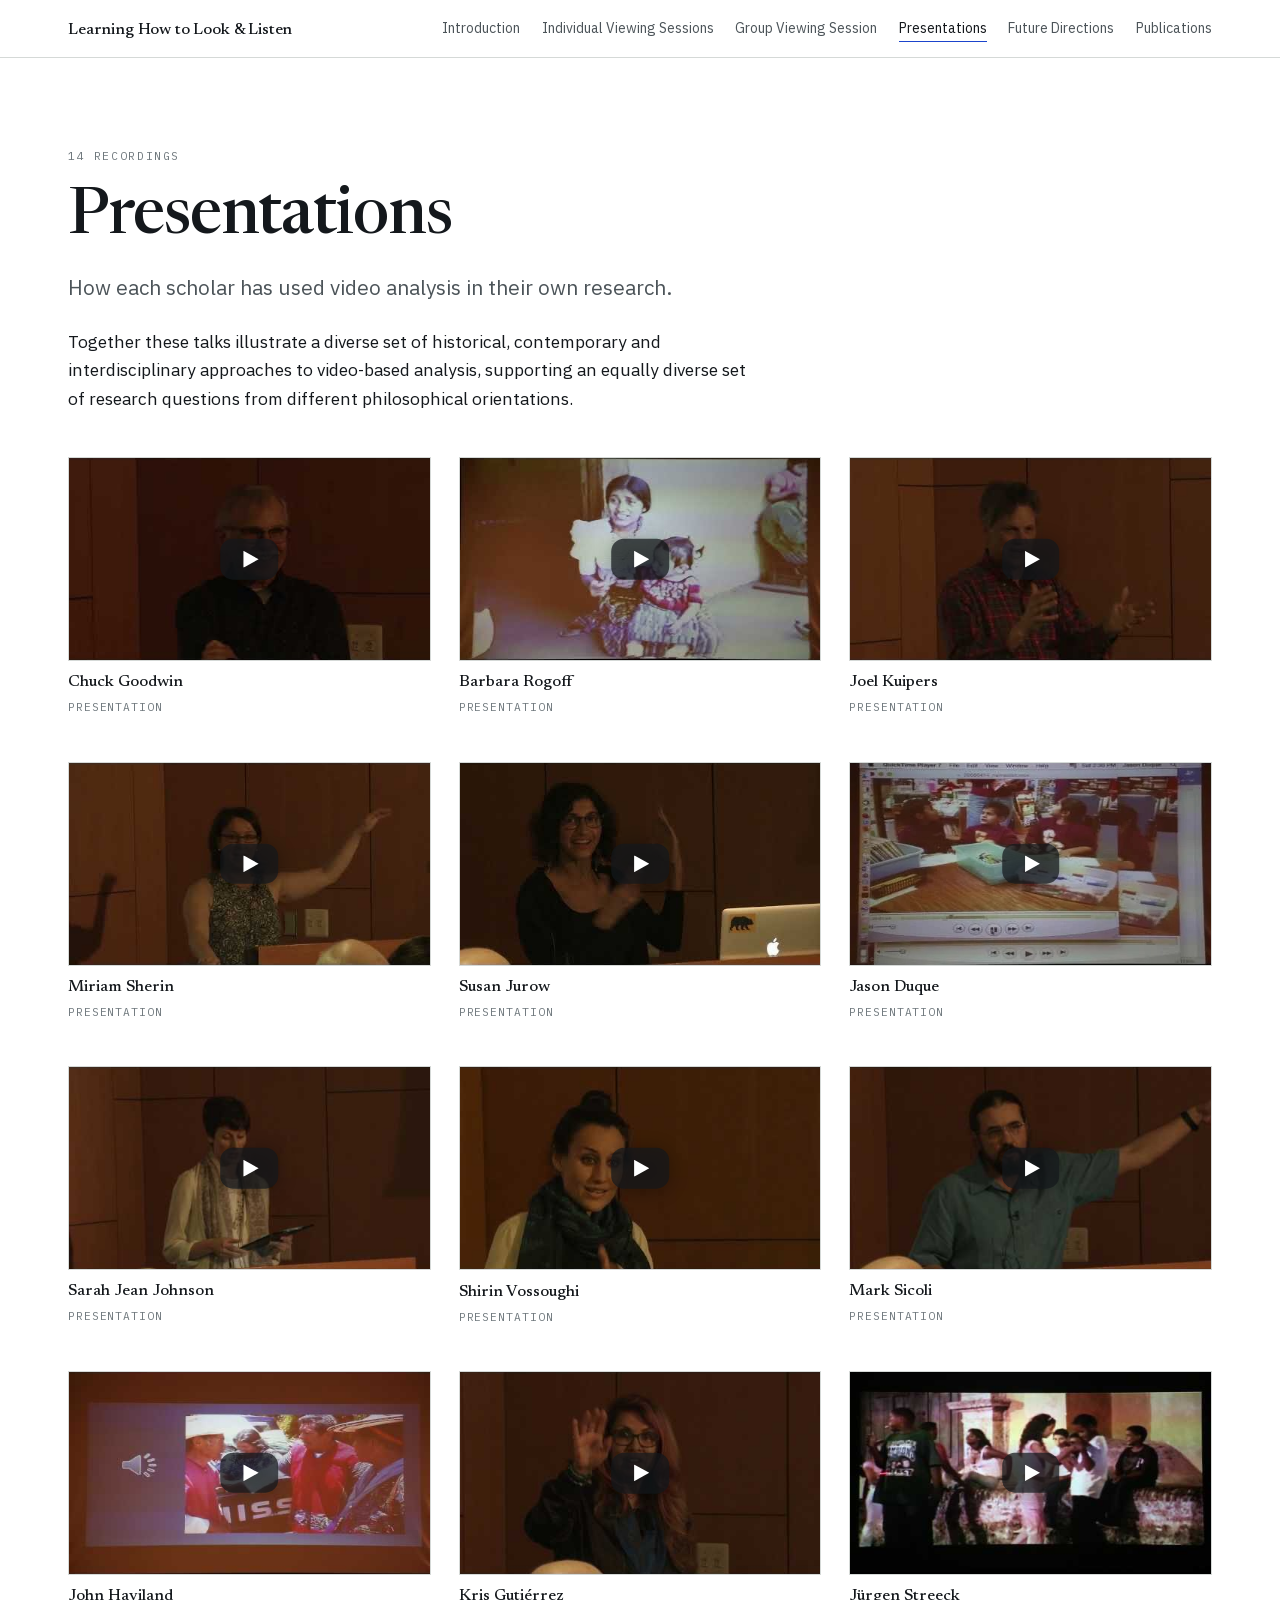
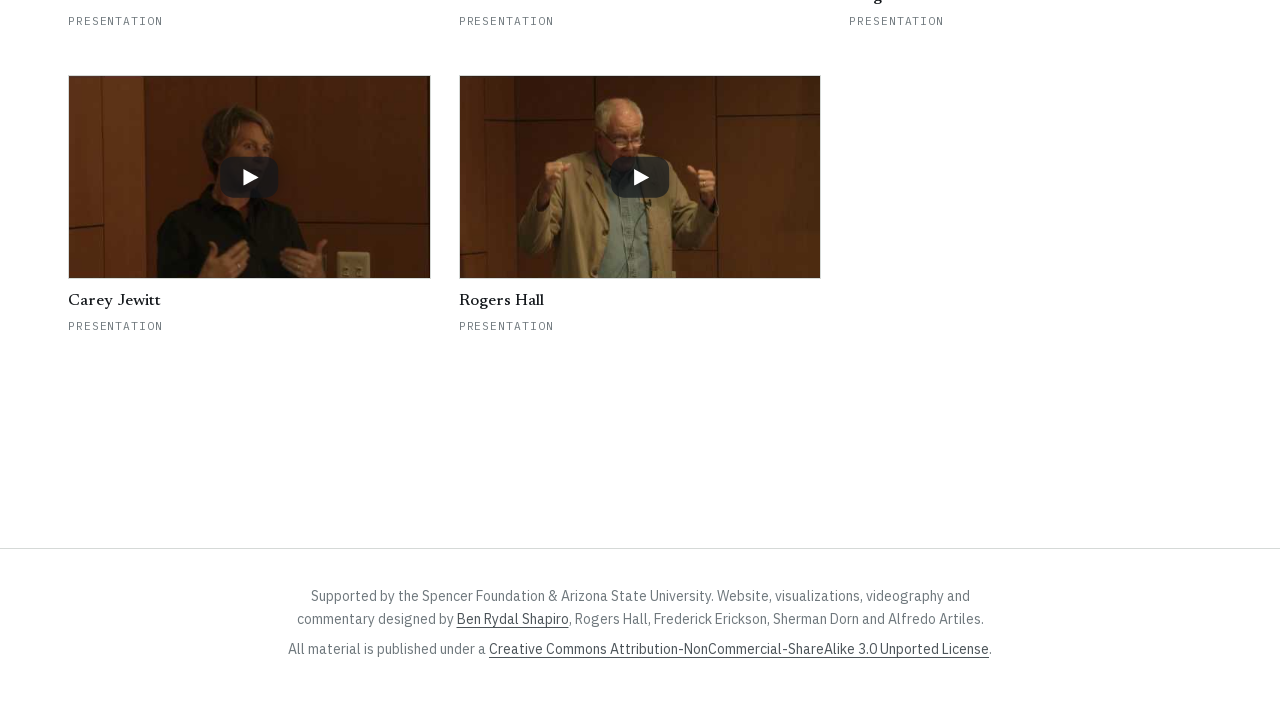
<file: site/presentations.html>
<!doctype html>
<html lang="en">
<head>
<meta charset="utf-8">
<meta name="viewport" content="width=device-width, initial-scale=1">
<title>Presentations — Learning How to Look &amp; Listen</title>
<meta name="description" content="Fourteen scholars describe how video-based analysis has shaped their past and current research.">
<link rel="canonical" href="https://www.learninghowtolookandlisten.com/presentations">
<link rel="icon" href="/favicon.svg" type="image/svg+xml">
<link rel="icon" href="/favicon.ico" sizes="32x32">
<link rel="apple-touch-icon" href="/apple-touch-icon.png">
<meta property="og:type" content="website">
<meta property="og:site_name" content="Learning How to Look &amp; Listen">
<meta property="og:title" content="Presentations — Learning How to Look &amp; Listen">
<meta property="og:description" content="Fourteen scholars describe how video-based analysis has shaped their past and current research.">
<meta property="og:url" content="https://www.learninghowtolookandlisten.com/presentations">
<meta property="og:image" content="https://www.learninghowtolookandlisten.com/assets/img/cover-scholars-viewing@2x.jpg">
<meta property="og:image:width" content="2400">
<meta property="og:image:height" content="1444">
<meta property="og:image:alt" content="Scholars seated around a table viewing classroom video together.">
<meta name="twitter:card" content="summary_large_image">
<link rel="preload" href="assets/fonts/plex-sans-latin.woff2" as="font" type="font/woff2" crossorigin>
<link rel="preload" href="assets/fonts/newsreader-latin.woff2" as="font" type="font/woff2" crossorigin>
<link rel="stylesheet" href="css/site.css">
<script src="js/site.js" defer></script>
</head>
<body>
<a class="skip" href="#main">Skip to content</a>
<header class="masthead">
  <div class="wrap masthead__inner">
    <a class="masthead__title" href="index.html">Learning How to Look &amp; Listen</a>
    <nav aria-label="Sections">
      <ul class="nav">
        <li><a href="index.html">Introduction</a></li>
        <li><a href="individualsessions.html">Individual Viewing Sessions</a></li>
        <li><a href="groupsession.html">Group Viewing Session</a></li>
        <li><a href="presentations.html" aria-current="page">Presentations</a></li>
        <li><a href="futuredirections.html">Future Directions</a></li>
        <li><a href="publications.html">Publications</a></li>
      </ul>
    </nav>
  </div>
</header>
<main id="main">
<section class="wrap section">
  <div class="section__head">
    <p class="label">14 recordings</p>
    <h1>Presentations</h1>
    <div class="prose">
      <p class="lede">How each scholar has used video analysis in their own
      research.</p>
      <p>Together these talks illustrate a diverse set of historical,
      contemporary and interdisciplinary approaches to video-based analysis,
      supporting an equally diverse set of research questions from different
      philosophical orientations.</p>
    </div>
  </div>
  <ul class="sheet">
    <li class="viewing">
      <button class="facade" type="button" data-video="TyFl4l1Ecms" data-title="Chuck Goodwin" aria-label="Play video: Chuck Goodwin">
        <img src="assets/img/talk-chuck-goodwin.jpg" alt="" width="480" height="360" loading="eager" decoding="async">
      </button>
      <h2 class="viewing__name">Chuck Goodwin</h2>
      <p class="viewing__meta">Presentation</p>
    </li>
    <li class="viewing">
      <button class="facade" type="button" data-video="zWraBg0vT4Y" data-title="Barbara Rogoff" aria-label="Play video: Barbara Rogoff">
        <img src="assets/img/talk-barbara-rogoff.jpg" alt="" width="480" height="360" loading="eager" decoding="async">
      </button>
      <h2 class="viewing__name">Barbara Rogoff</h2>
      <p class="viewing__meta">Presentation</p>
    </li>
    <li class="viewing">
      <button class="facade" type="button" data-video="ZVzlZeR7zcw" data-title="Joel Kuipers" aria-label="Play video: Joel Kuipers">
        <img src="assets/img/talk-joel-kuipers.jpg" alt="" width="480" height="360" loading="eager" decoding="async">
      </button>
      <h2 class="viewing__name">Joel Kuipers</h2>
      <p class="viewing__meta">Presentation</p>
    </li>
    <li class="viewing">
      <button class="facade" type="button" data-video="odgZ2HcOH7g" data-title="Miriam Sherin" aria-label="Play video: Miriam Sherin">
        <img src="assets/img/talk-miriam-sherin.jpg" alt="" width="480" height="360" loading="eager" decoding="async">
      </button>
      <h2 class="viewing__name">Miriam Sherin</h2>
      <p class="viewing__meta">Presentation</p>
    </li>
    <li class="viewing">
      <button class="facade" type="button" data-video="upKPiJwm7Yc" data-title="Susan Jurow" aria-label="Play video: Susan Jurow">
        <img src="assets/img/talk-susan-jurow.jpg" alt="" width="480" height="360" loading="lazy" decoding="async">
      </button>
      <h2 class="viewing__name">Susan Jurow</h2>
      <p class="viewing__meta">Presentation</p>
    </li>
    <li class="viewing">
      <button class="facade" type="button" data-video="QBVViMbB2To" data-title="Jason Duque" aria-label="Play video: Jason Duque">
        <img src="assets/img/talk-jason-duque.jpg" alt="" width="480" height="360" loading="lazy" decoding="async">
      </button>
      <h2 class="viewing__name">Jason Duque</h2>
      <p class="viewing__meta">Presentation</p>
    </li>
    <li class="viewing">
      <button class="facade" type="button" data-video="4MiCvY0xxvk" data-title="Sarah Jean Johnson" aria-label="Play video: Sarah Jean Johnson">
        <img src="assets/img/talk-sarah-jean-johnson.jpg" alt="" width="480" height="360" loading="lazy" decoding="async">
      </button>
      <h2 class="viewing__name">Sarah Jean Johnson</h2>
      <p class="viewing__meta">Presentation</p>
    </li>
    <li class="viewing">
      <button class="facade" type="button" data-video="eQ3gIQBmv-4" data-title="Shirin Vossoughi" aria-label="Play video: Shirin Vossoughi">
        <img src="assets/img/talk-shirin-vossoughi.jpg" alt="" width="480" height="360" loading="lazy" decoding="async">
      </button>
      <h2 class="viewing__name">Shirin Vossoughi</h2>
      <p class="viewing__meta">Presentation</p>
    </li>
    <li class="viewing">
      <button class="facade" type="button" data-video="i4mYHGMQba0" data-title="Mark Sicoli" aria-label="Play video: Mark Sicoli">
        <img src="assets/img/talk-mark-sicoli.jpg" alt="" width="480" height="360" loading="lazy" decoding="async">
      </button>
      <h2 class="viewing__name">Mark Sicoli</h2>
      <p class="viewing__meta">Presentation</p>
    </li>
    <li class="viewing">
      <button class="facade" type="button" data-video="Nyf2DOTlbco" data-title="John Haviland" aria-label="Play video: John Haviland">
        <img src="assets/img/talk-john-haviland.jpg" alt="" width="480" height="360" loading="lazy" decoding="async">
      </button>
      <h2 class="viewing__name">John Haviland</h2>
      <p class="viewing__meta">Presentation</p>
    </li>
    <li class="viewing">
      <button class="facade" type="button" data-video="KqU9xUGTVw4" data-title="Kris Gutiérrez" aria-label="Play video: Kris Gutiérrez">
        <img src="assets/img/talk-kris-gutierrez.jpg" alt="" width="480" height="360" loading="lazy" decoding="async">
      </button>
      <h2 class="viewing__name">Kris Gutiérrez</h2>
      <p class="viewing__meta">Presentation</p>
    </li>
    <li class="viewing">
      <button class="facade" type="button" data-video="qqBSgf_l-y8" data-title="Jürgen Streeck" aria-label="Play video: Jürgen Streeck">
        <img src="assets/img/talk-jurgen-streeck.jpg" alt="" width="480" height="360" loading="lazy" decoding="async">
      </button>
      <h2 class="viewing__name">Jürgen Streeck</h2>
      <p class="viewing__meta">Presentation</p>
    </li>
    <li class="viewing">
      <button class="facade" type="button" data-video="DACtFpyu6Ds" data-title="Carey Jewitt" aria-label="Play video: Carey Jewitt">
        <img src="assets/img/talk-carey-jewitt.jpg" alt="" width="480" height="360" loading="lazy" decoding="async">
      </button>
      <h2 class="viewing__name">Carey Jewitt</h2>
      <p class="viewing__meta">Presentation</p>
    </li>
    <li class="viewing">
      <button class="facade" type="button" data-video="nIadvkWfonU" data-title="Rogers Hall" aria-label="Play video: Rogers Hall">
        <img src="assets/img/talk-rogers-hall.jpg" alt="" width="480" height="360" loading="lazy" decoding="async">
      </button>
      <h2 class="viewing__name">Rogers Hall</h2>
      <p class="viewing__meta">Presentation</p>
    </li>
  </ul>
</section>
</main>
<footer class="foot">
  <div class="wrap">
    <p>Supported by the Spencer Foundation &amp; Arizona State University.
    Website, visualizations, videography and commentary designed by
    <a href="https://benrydal.com">Ben Rydal Shapiro</a>, Rogers Hall,
    Frederick Erickson, Sherman Dorn and Alfredo Artiles.</p>
    <p>All material is published under a
    <a href="https://creativecommons.org/licenses/by-nc-sa/3.0/" rel="license">Creative
    Commons Attribution-NonCommercial-ShareAlike 3.0 Unported License</a>.</p>
  </div>
</footer>
</body>
</html>
</file>
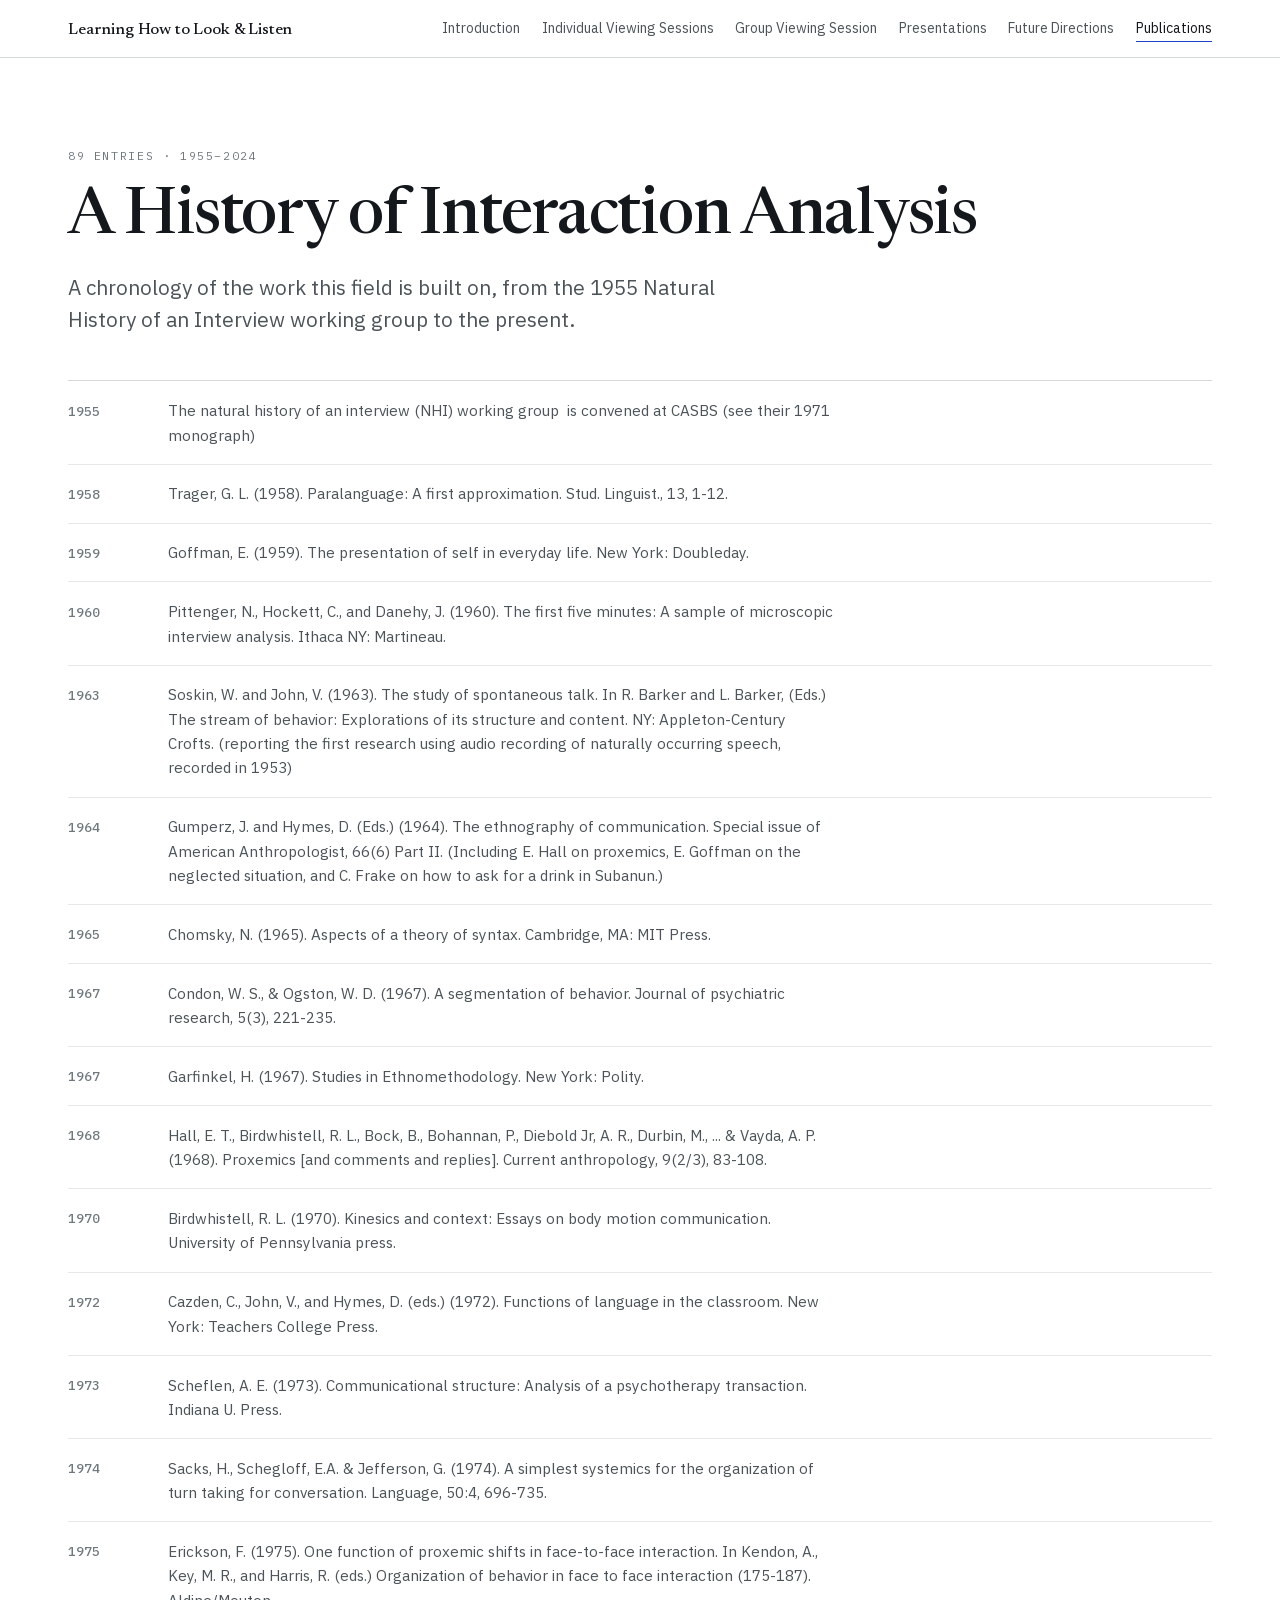
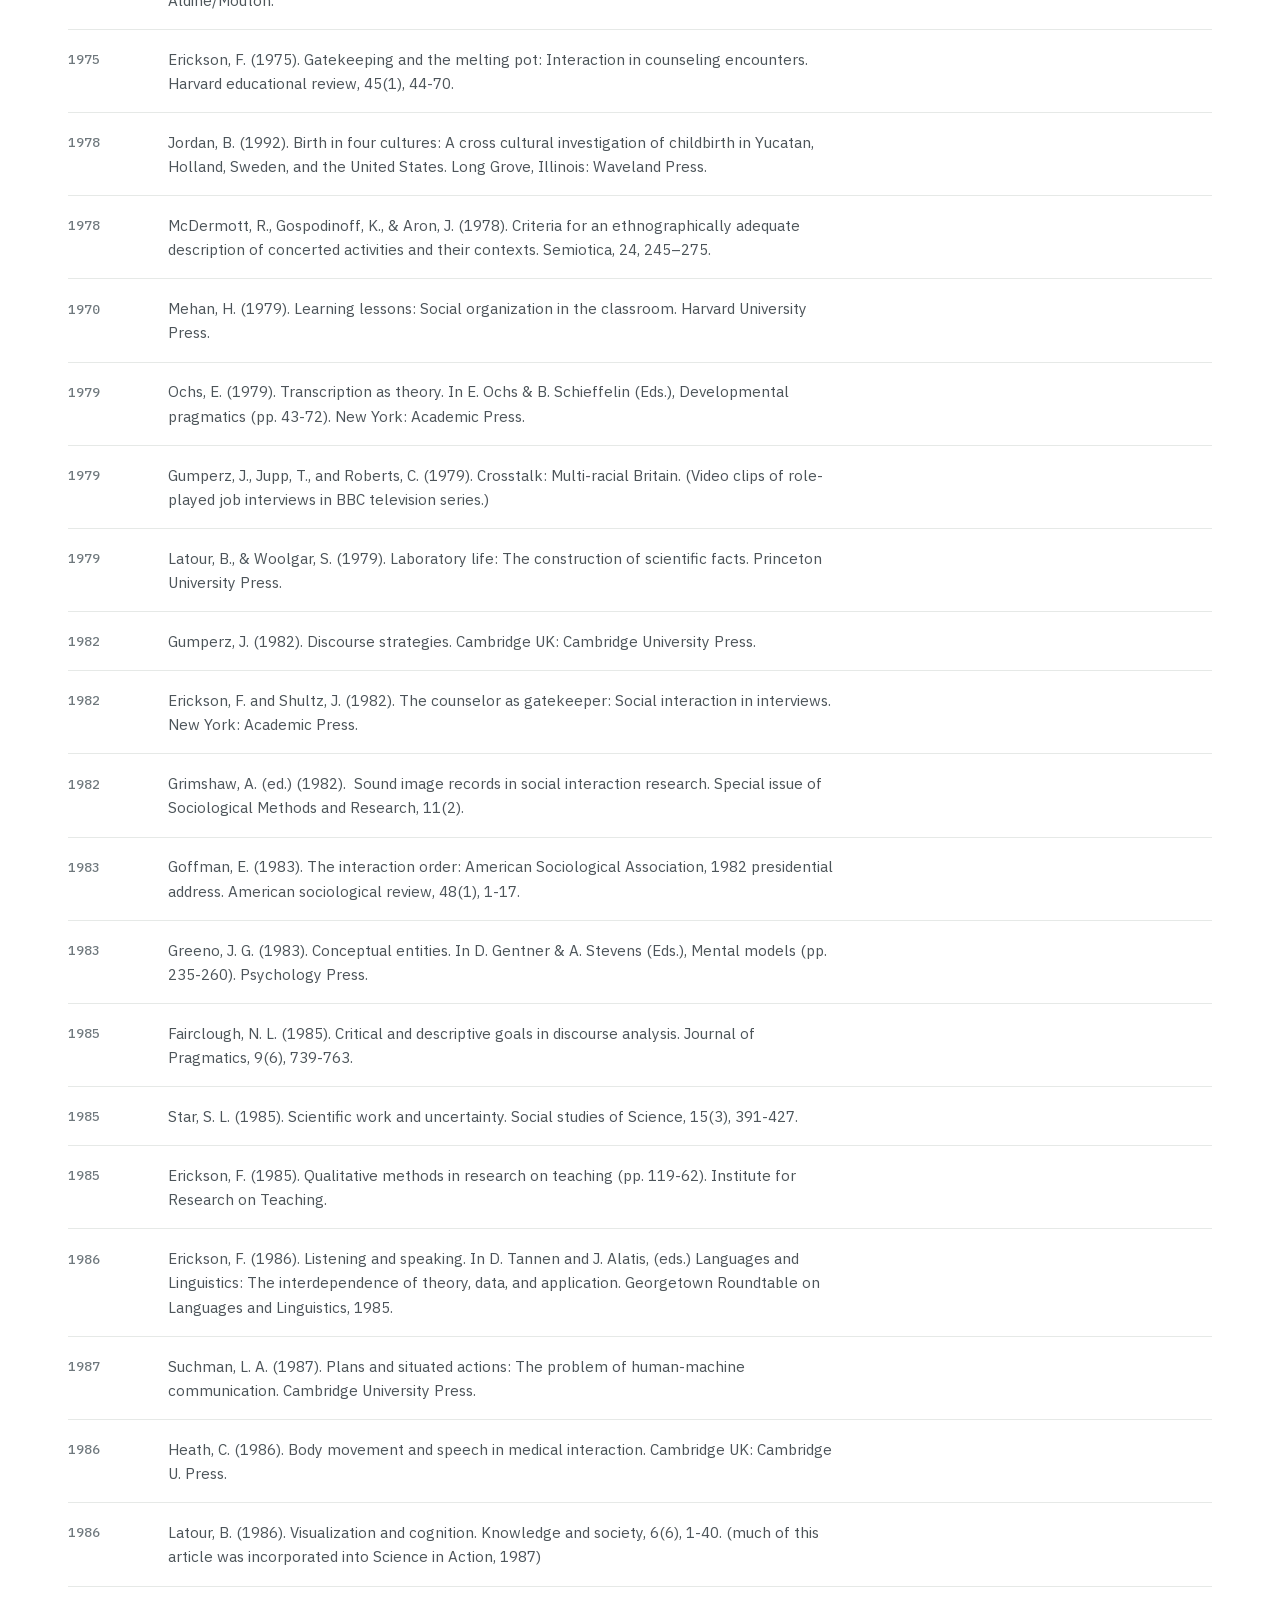
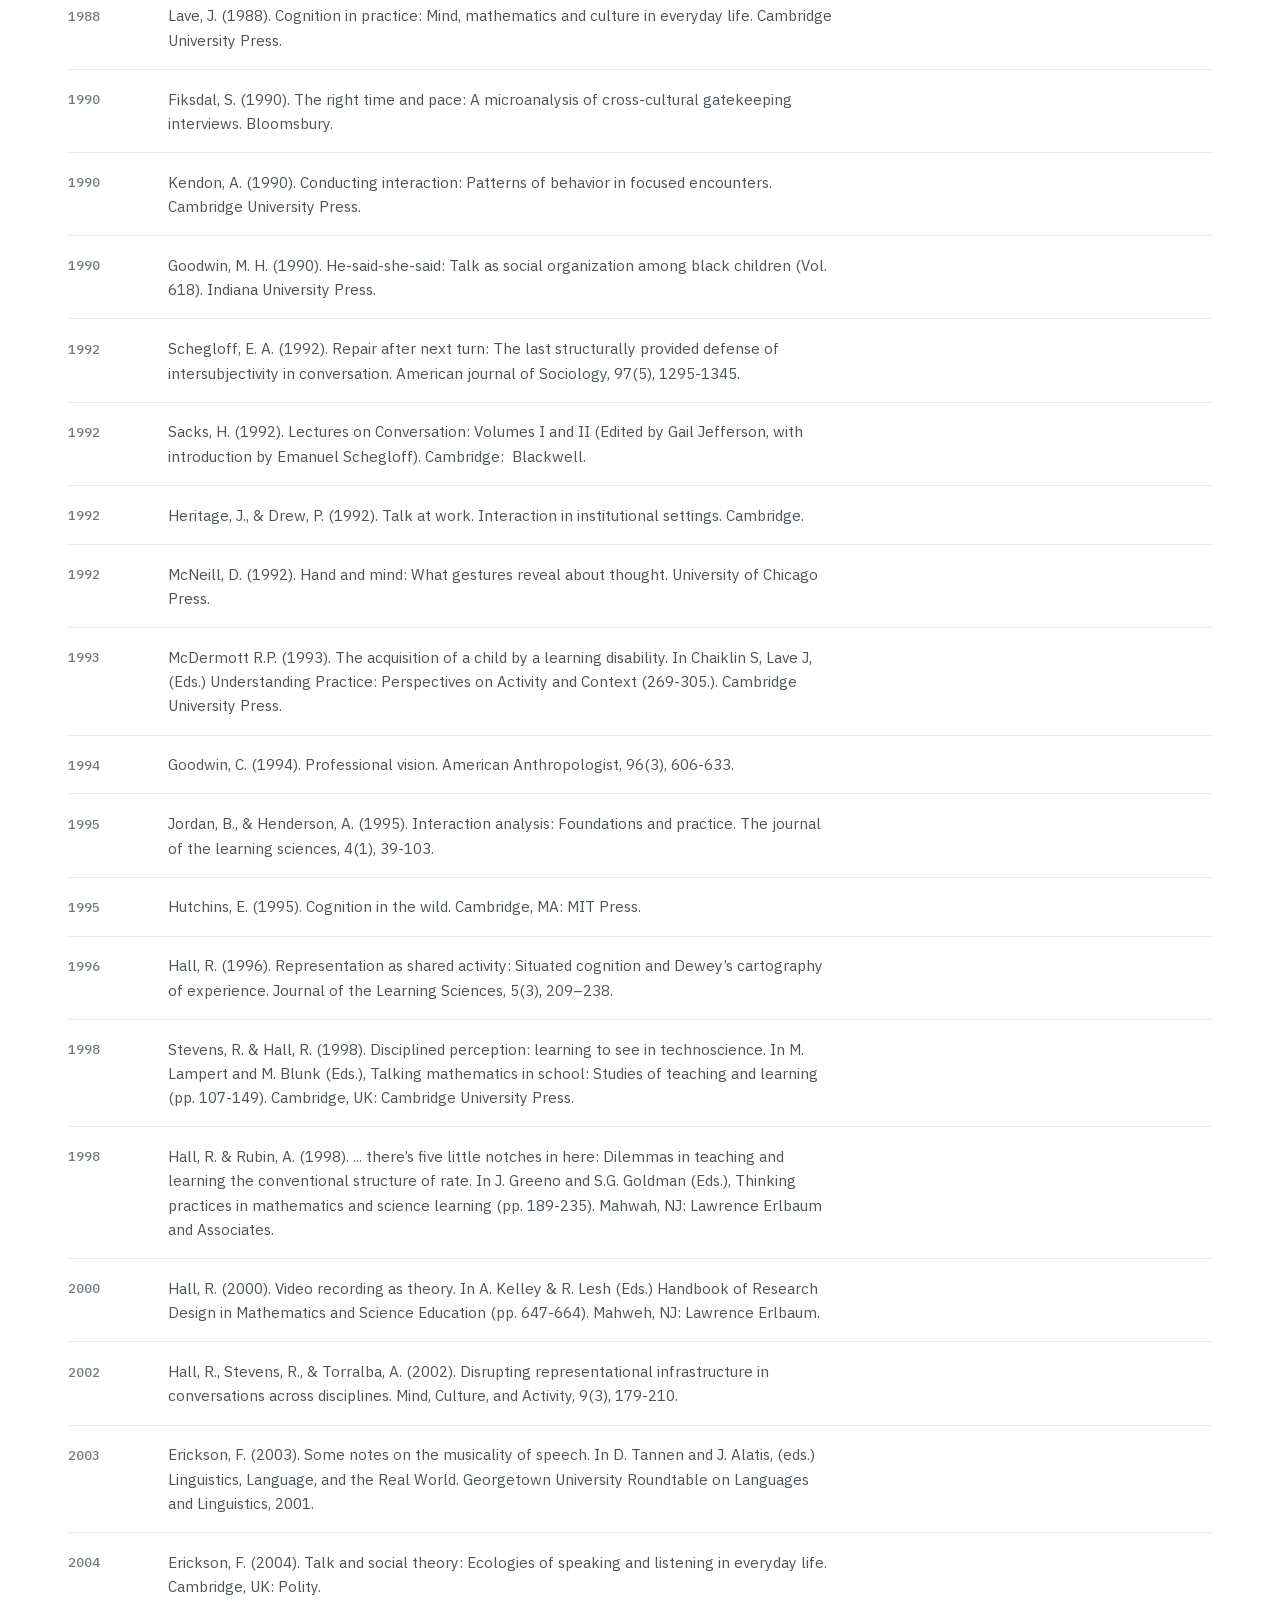
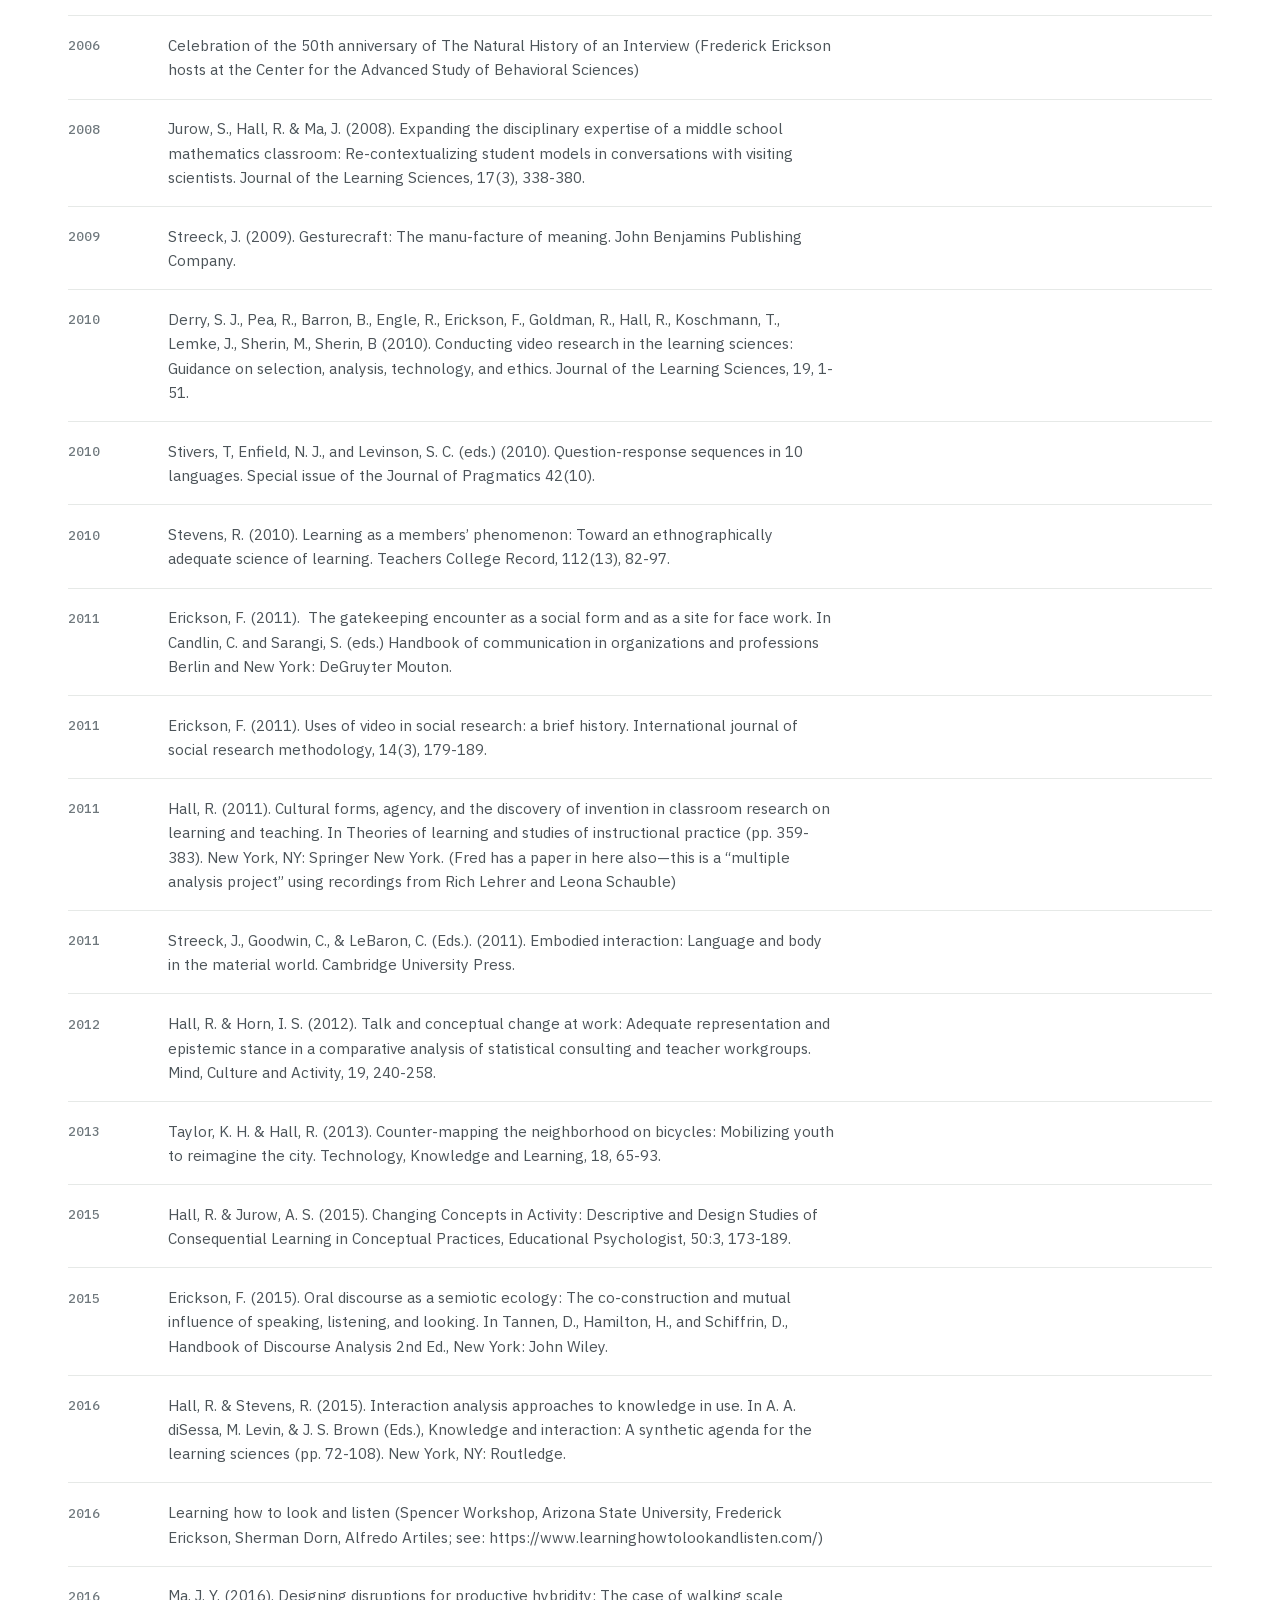
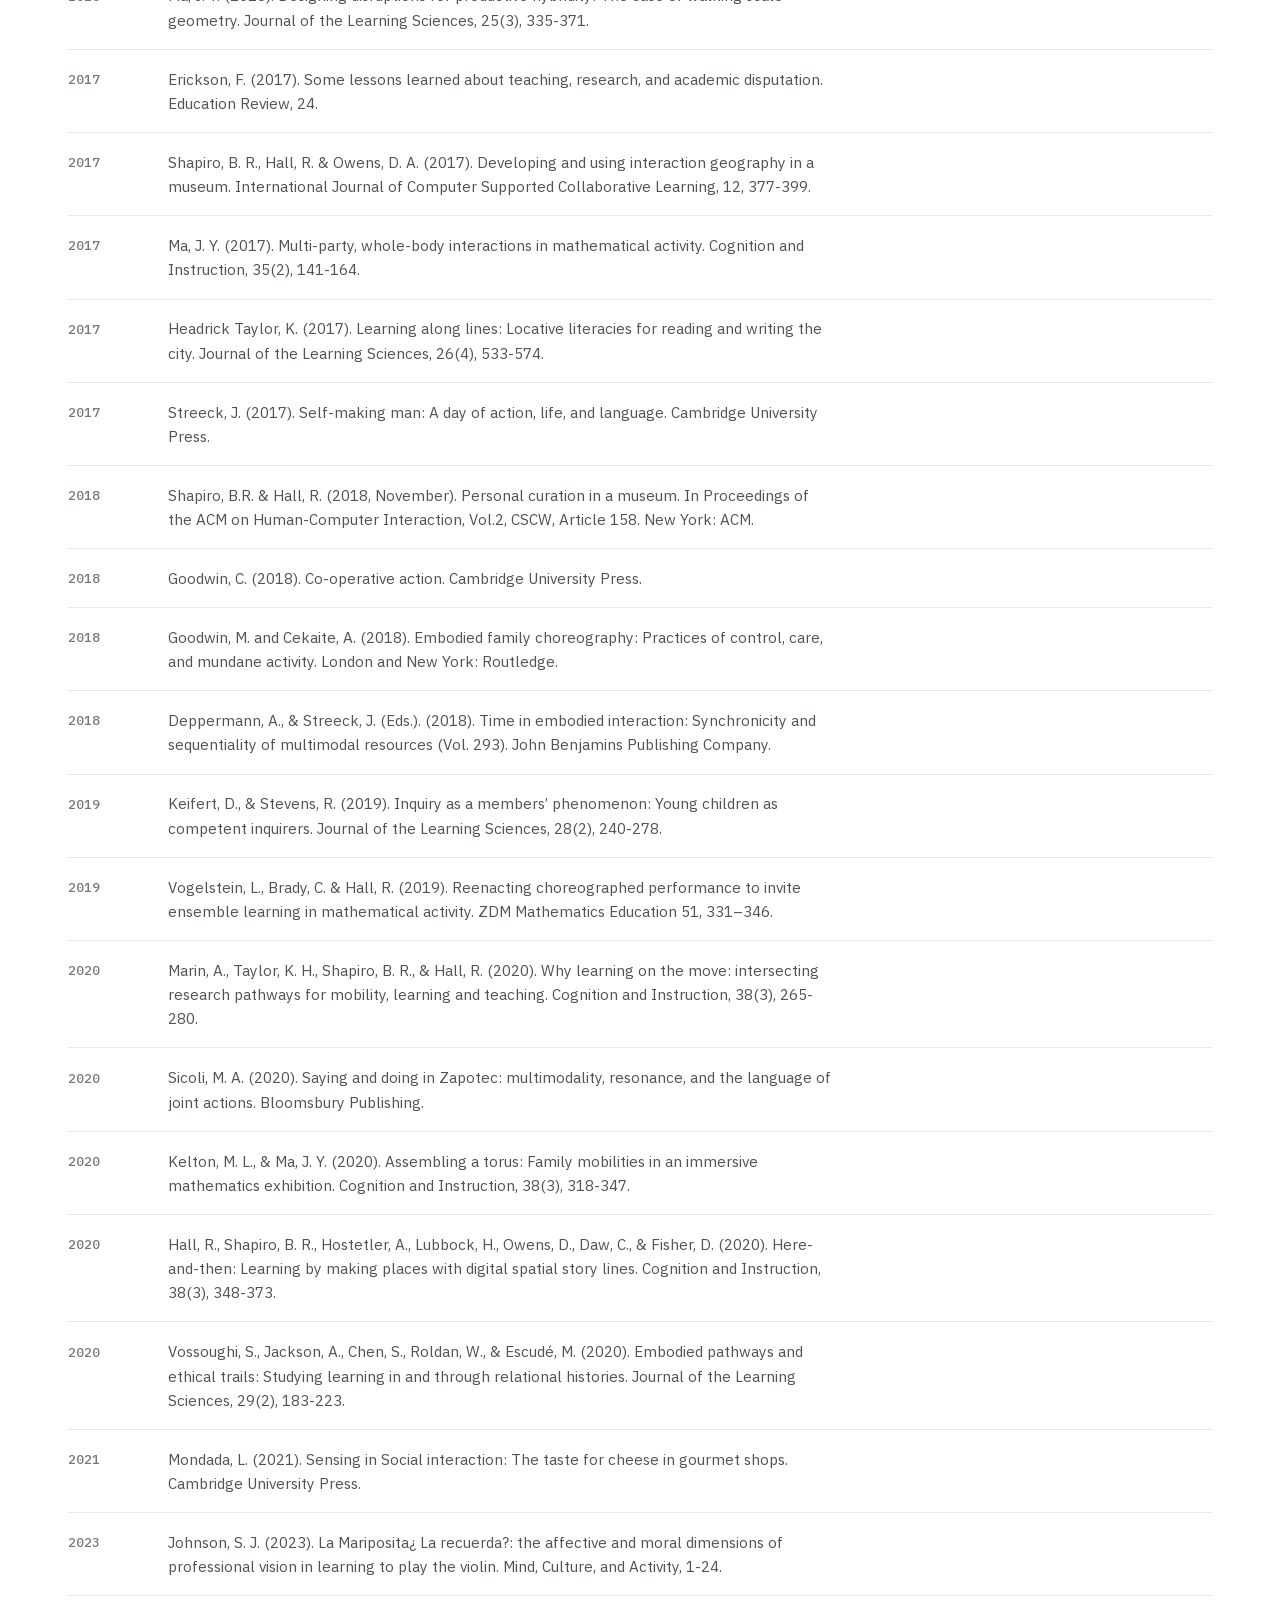
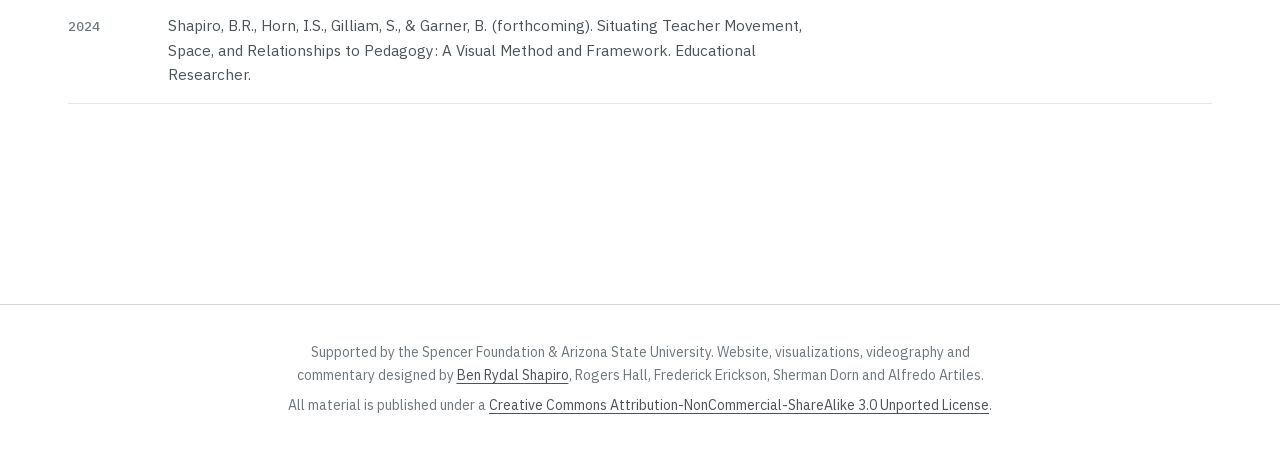
<file: site/publications.html>
<!doctype html>
<html lang="en">
<head>
<meta charset="utf-8">
<meta name="viewport" content="width=device-width, initial-scale=1">
<title>A History of Interaction Analysis — Learning How to Look &amp; Listen</title>
<meta name="description" content="A chronological bibliography of interaction analysis, from the 1955 Natural History of an Interview working group to the present.">
<link rel="canonical" href="https://www.learninghowtolookandlisten.com/publications">
<link rel="icon" href="/favicon.svg" type="image/svg+xml">
<link rel="icon" href="/favicon.ico" sizes="32x32">
<link rel="apple-touch-icon" href="/apple-touch-icon.png">
<meta property="og:type" content="website">
<meta property="og:site_name" content="Learning How to Look &amp; Listen">
<meta property="og:title" content="A History of Interaction Analysis — Learning How to Look &amp; Listen">
<meta property="og:description" content="A chronological bibliography of interaction analysis, from the 1955 Natural History of an Interview working group to the present.">
<meta property="og:url" content="https://www.learninghowtolookandlisten.com/publications">
<meta property="og:image" content="https://www.learninghowtolookandlisten.com/assets/img/cover-scholars-viewing@2x.jpg">
<meta property="og:image:width" content="2400">
<meta property="og:image:height" content="1444">
<meta property="og:image:alt" content="Scholars seated around a table viewing classroom video together.">
<meta name="twitter:card" content="summary_large_image">
<link rel="preload" href="assets/fonts/plex-sans-latin.woff2" as="font" type="font/woff2" crossorigin>
<link rel="preload" href="assets/fonts/newsreader-latin.woff2" as="font" type="font/woff2" crossorigin>
<link rel="stylesheet" href="css/site.css">
<script src="js/site.js" defer></script>
</head>
<body>
<a class="skip" href="#main">Skip to content</a>
<header class="masthead">
  <div class="wrap masthead__inner">
    <a class="masthead__title" href="index.html">Learning How to Look &amp; Listen</a>
    <nav aria-label="Sections">
      <ul class="nav">
        <li><a href="index.html">Introduction</a></li>
        <li><a href="individualsessions.html">Individual Viewing Sessions</a></li>
        <li><a href="groupsession.html">Group Viewing Session</a></li>
        <li><a href="presentations.html">Presentations</a></li>
        <li><a href="futuredirections.html">Future Directions</a></li>
        <li><a href="publications.html" aria-current="page">Publications</a></li>
      </ul>
    </nav>
  </div>
</header>
<main id="main">
<section class="wrap section">
  <div class="section__head">
    <p class="label">89 entries · 1955–2024</p>
    <h1>A History of Interaction Analysis</h1>
    <div class="prose">
      <p class="lede">A chronology of the work this field is built on, from the
      1955 Natural History of an Interview working group to the present.</p>
    </div>
  </div>
  <div class="chron">
    <div class="chron__entry">
      <div class="chron__year">1955</div>
      <div class="chron__cite">The natural history of an interview (NHI) working group  is convened at CASBS (see their
        1971 monograph)</div>
    </div>
    <div class="chron__entry">
      <div class="chron__year">1958</div>
      <div class="chron__cite">Trager, G. L. (1958). Paralanguage: A first approximation. Stud. Linguist., 13, 1-12.</div>
    </div>
    <div class="chron__entry">
      <div class="chron__year">1959</div>
      <div class="chron__cite">Goffman, E. (1959). The presentation of self in everyday life. New York: Doubleday.</div>
    </div>
    <div class="chron__entry">
      <div class="chron__year">1960</div>
      <div class="chron__cite">Pittenger, N., Hockett, C., and Danehy, J. (1960). The first five minutes: A sample of
        microscopic interview analysis. Ithaca NY: Martineau.</div>
    </div>
    <div class="chron__entry">
      <div class="chron__year">1963</div>
      <div class="chron__cite">Soskin, W. and John, V. (1963). The study of spontaneous talk. In R. Barker and L.
        Barker, (Eds.) The stream of behavior: Explorations of its structure and content. NY:
        Appleton-Century Crofts. (reporting the first research using audio recording of
        naturally occurring speech, recorded in 1953)</div>
    </div>
    <div class="chron__entry">
      <div class="chron__year">1964</div>
      <div class="chron__cite">Gumperz, J. and Hymes, D. (Eds.) (1964). The ethnography of communication. Special issue
        of American Anthropologist, 66(6) Part II. (Including E. Hall on proxemics, E. Goffman
        on the neglected situation, and C. Frake on how to ask for a drink in Subanun.)</div>
    </div>
    <div class="chron__entry">
      <div class="chron__year">1965</div>
      <div class="chron__cite">Chomsky, N. (1965). Aspects of a theory of syntax. Cambridge, MA: MIT Press.</div>
    </div>
    <div class="chron__entry">
      <div class="chron__year">1967</div>
      <div class="chron__cite">Condon, W. S., &amp; Ogston, W. D. (1967). A segmentation of behavior. Journal of
        psychiatric research, 5(3), 221-235.</div>
    </div>
    <div class="chron__entry">
      <div class="chron__year">1967</div>
      <div class="chron__cite">Garfinkel, H. (1967). Studies in Ethnomethodology. New York: Polity.</div>
    </div>
    <div class="chron__entry">
      <div class="chron__year">1968</div>
      <div class="chron__cite">Hall, E. T., Birdwhistell, R. L., Bock, B., Bohannan, P., Diebold Jr, A. R., Durbin, M.,
        ... &amp; Vayda, A. P. (1968). Proxemics [and comments and replies]. Current
        anthropology, 9(2/3), 83-108.</div>
    </div>
    <div class="chron__entry">
      <div class="chron__year">1970</div>
      <div class="chron__cite">Birdwhistell, R. L. (1970). Kinesics and context: Essays on body motion communication.
        University of Pennsylvania press.</div>
    </div>
    <div class="chron__entry">
      <div class="chron__year">1972</div>
      <div class="chron__cite">Cazden, C., John, V., and Hymes, D. (eds.) (1972). Functions of language in the
        classroom. New York: Teachers College Press.</div>
    </div>
    <div class="chron__entry">
      <div class="chron__year">1973</div>
      <div class="chron__cite">Scheflen, A. E. (1973). Communicational structure: Analysis of a psychotherapy
        transaction. Indiana U. Press.</div>
    </div>
    <div class="chron__entry">
      <div class="chron__year">1974</div>
      <div class="chron__cite">Sacks, H., Schegloff, E.A. &amp; Jefferson, G. (1974). A simplest systemics for the
        organization of turn taking for conversation. Language, 50:4, 696-735.</div>
    </div>
    <div class="chron__entry">
      <div class="chron__year">1975</div>
      <div class="chron__cite">Erickson, F. (1975). One function of proxemic shifts in face-to-face interaction. In
        Kendon, A., Key, M. R., and Harris, R. (eds.) Organization of behavior in face to face
        interaction (175-187). Aldine/Mouton.</div>
    </div>
    <div class="chron__entry">
      <div class="chron__year">1975</div>
      <div class="chron__cite">Erickson, F. (1975). Gatekeeping and the melting pot: Interaction in counseling
        encounters. Harvard educational review, 45(1), 44-70.</div>
    </div>
    <div class="chron__entry">
      <div class="chron__year">1978</div>
      <div class="chron__cite">Jordan, B. (1992). Birth in four cultures: A cross cultural investigation of childbirth
        in Yucatan, Holland, Sweden, and the United States. Long Grove, Illinois: Waveland
        Press.</div>
    </div>
    <div class="chron__entry">
      <div class="chron__year">1978</div>
      <div class="chron__cite">McDermott, R., Gospodinoff, K., &amp; Aron, J. (1978). Criteria for an ethnographically
        adequate description of concerted activities and their contexts. Semiotica, 24, 245–275.</div>
    </div>
    <div class="chron__entry">
      <div class="chron__year">1970</div>
      <div class="chron__cite">Mehan, H. (1979). Learning lessons: Social organization in the classroom. Harvard
        University Press.</div>
    </div>
    <div class="chron__entry">
      <div class="chron__year">1979</div>
      <div class="chron__cite">Ochs, E. (1979). Transcription as theory. In E. Ochs &amp; B. Schieffelin (Eds.),
        Developmental pragmatics (pp. 43-72). New York: Academic Press.</div>
    </div>
    <div class="chron__entry">
      <div class="chron__year">1979</div>
      <div class="chron__cite">Gumperz, J., Jupp, T., and Roberts, C. (1979). Crosstalk: Multi-racial Britain. (Video
        clips of role-played job interviews in BBC television series.)</div>
    </div>
    <div class="chron__entry">
      <div class="chron__year">1979</div>
      <div class="chron__cite">Latour, B., &amp; Woolgar, S. (1979). Laboratory life: The construction of scientific
        facts. Princeton University Press.</div>
    </div>
    <div class="chron__entry">
      <div class="chron__year">1982</div>
      <div class="chron__cite">Gumperz, J. (1982). Discourse strategies. Cambridge UK: Cambridge University Press.</div>
    </div>
    <div class="chron__entry">
      <div class="chron__year">1982</div>
      <div class="chron__cite">Erickson, F. and Shultz, J. (1982). The counselor as gatekeeper: Social interaction in
        interviews. New York: Academic Press.</div>
    </div>
    <div class="chron__entry">
      <div class="chron__year">1982</div>
      <div class="chron__cite">Grimshaw, A. (ed.) (1982).  Sound image records in social interaction research. Special
        issue of Sociological Methods and Research, 11(2).</div>
    </div>
    <div class="chron__entry">
      <div class="chron__year">1983</div>
      <div class="chron__cite">Goffman, E. (1983). The interaction order: American Sociological Association, 1982
        presidential address. American sociological review, 48(1), 1-17.</div>
    </div>
    <div class="chron__entry">
      <div class="chron__year">1983</div>
      <div class="chron__cite">Greeno, J. G. (1983). Conceptual entities. In D. Gentner &amp; A. Stevens (Eds.), Mental
        models (pp. 235-260). Psychology Press.</div>
    </div>
    <div class="chron__entry">
      <div class="chron__year">1985</div>
      <div class="chron__cite">Fairclough, N. L. (1985). Critical and descriptive goals in discourse analysis. Journal
        of Pragmatics, 9(6), 739-763.</div>
    </div>
    <div class="chron__entry">
      <div class="chron__year">1985</div>
      <div class="chron__cite">Star, S. L. (1985). Scientific work and uncertainty. Social studies of Science, 15(3),
        391-427.</div>
    </div>
    <div class="chron__entry">
      <div class="chron__year">1985</div>
      <div class="chron__cite">Erickson, F. (1985). Qualitative methods in research on teaching (pp. 119-62). Institute
        for Research on Teaching.</div>
    </div>
    <div class="chron__entry">
      <div class="chron__year">1986</div>
      <div class="chron__cite">Erickson, F. (1986). Listening and speaking. In D. Tannen and J. Alatis, (eds.)
        Languages and Linguistics: The interdependence of theory, data, and application.
        Georgetown Roundtable on Languages and Linguistics, 1985.</div>
    </div>
    <div class="chron__entry">
      <div class="chron__year">1987</div>
      <div class="chron__cite">Suchman, L. A. (1987). Plans and situated actions: The problem of human-machine
        communication. Cambridge University Press.</div>
    </div>
    <div class="chron__entry">
      <div class="chron__year">1986</div>
      <div class="chron__cite">Heath, C. (1986). Body movement and speech in medical interaction. Cambridge UK:
        Cambridge U. Press.</div>
    </div>
    <div class="chron__entry">
      <div class="chron__year">1986</div>
      <div class="chron__cite">Latour, B. (1986). Visualization and cognition. Knowledge and society, 6(6), 1-40. (much
        of this article was incorporated into Science in Action, 1987)</div>
    </div>
    <div class="chron__entry">
      <div class="chron__year">1988</div>
      <div class="chron__cite">Lave, J. (1988). Cognition in practice: Mind, mathematics and culture in everyday life.
        Cambridge University Press.</div>
    </div>
    <div class="chron__entry">
      <div class="chron__year">1990</div>
      <div class="chron__cite">Fiksdal, S. (1990). The right time and pace: A microanalysis of cross-cultural
        gatekeeping interviews. Bloomsbury.</div>
    </div>
    <div class="chron__entry">
      <div class="chron__year">1990</div>
      <div class="chron__cite">Kendon, A. (1990). Conducting interaction: Patterns of behavior in focused encounters.
        Cambridge University Press.</div>
    </div>
    <div class="chron__entry">
      <div class="chron__year">1990</div>
      <div class="chron__cite">Goodwin, M. H. (1990). He-said-she-said: Talk as social organization among black
        children (Vol. 618). Indiana University Press.</div>
    </div>
    <div class="chron__entry">
      <div class="chron__year">1992</div>
      <div class="chron__cite">Schegloff, E. A. (1992). Repair after next turn: The last structurally provided defense
        of intersubjectivity in conversation. American journal of Sociology, 97(5), 1295-1345.</div>
    </div>
    <div class="chron__entry">
      <div class="chron__year">1992</div>
      <div class="chron__cite">Sacks, H. (1992). Lectures on Conversation: Volumes I and II (Edited by Gail Jefferson,
        with introduction by Emanuel Schegloff). Cambridge:  Blackwell.</div>
    </div>
    <div class="chron__entry">
      <div class="chron__year">1992</div>
      <div class="chron__cite">Heritage, J., &amp; Drew, P. (1992). Talk at work. Interaction in institutional
        settings. Cambridge.</div>
    </div>
    <div class="chron__entry">
      <div class="chron__year">1992</div>
      <div class="chron__cite">McNeill, D. (1992). Hand and mind: What gestures reveal about thought. University of
        Chicago Press.</div>
    </div>
    <div class="chron__entry">
      <div class="chron__year">1993</div>
      <div class="chron__cite">McDermott R.P. (1993). The acquisition of a child by a learning disability. In Chaiklin
        S, Lave J, (Eds.) Understanding Practice: Perspectives on Activity and Context
        (269-305.). Cambridge University Press.</div>
    </div>
    <div class="chron__entry">
      <div class="chron__year">1994</div>
      <div class="chron__cite">Goodwin, C. (1994). Professional vision. American Anthropologist, 96(3), 606-633.</div>
    </div>
    <div class="chron__entry">
      <div class="chron__year">1995</div>
      <div class="chron__cite">Jordan, B., &amp; Henderson, A. (1995). Interaction analysis: Foundations and practice.
        The journal of the learning sciences, 4(1), 39-103.</div>
    </div>
    <div class="chron__entry">
      <div class="chron__year">1995</div>
      <div class="chron__cite">Hutchins, E. (1995). Cognition in the wild. Cambridge, MA: MIT Press.</div>
    </div>
    <div class="chron__entry">
      <div class="chron__year">1996</div>
      <div class="chron__cite">Hall, R. (1996). Representation as shared activity: Situated cognition and Dewey’s
        cartography of experience. Journal of the Learning Sciences, 5(3), 209–238.</div>
    </div>
    <div class="chron__entry">
      <div class="chron__year">1998</div>
      <div class="chron__cite">Stevens, R. &amp; Hall, R. (1998). Disciplined perception: learning to see in
        technoscience. In M. Lampert and M. Blunk (Eds.), Talking mathematics in school: Studies
        of teaching and learning (pp. 107-149). Cambridge, UK: Cambridge University Press.</div>
    </div>
    <div class="chron__entry">
      <div class="chron__year">1998</div>
      <div class="chron__cite">Hall, R. &amp; Rubin, A. (1998). ... there’s five little notches in here: Dilemmas
        in teaching and learning the conventional structure of rate. In J. Greeno and S.G.
        Goldman (Eds.), Thinking practices in mathematics and science learning (pp. 189-235).
        Mahwah, NJ: Lawrence Erlbaum and Associates.</div>
    </div>
    <div class="chron__entry">
      <div class="chron__year">2000</div>
      <div class="chron__cite">Hall, R. (2000). Video recording as theory. In A. Kelley &amp; R. Lesh (Eds.) Handbook
        of Research Design in Mathematics and Science Education (pp. 647-664). Mahweh, NJ:
        Lawrence Erlbaum.</div>
    </div>
    <div class="chron__entry">
      <div class="chron__year">2002</div>
      <div class="chron__cite">Hall, R., Stevens, R., &amp; Torralba, A. (2002). Disrupting representational
        infrastructure in conversations across disciplines. Mind, Culture, and Activity, 9(3),
        179-210.</div>
    </div>
    <div class="chron__entry">
      <div class="chron__year">2003</div>
      <div class="chron__cite">Erickson, F. (2003). Some notes on the musicality of speech. In D. Tannen and J. Alatis,
        (eds.) Linguistics, Language, and the Real World. Georgetown University Roundtable on
        Languages and Linguistics, 2001.</div>
    </div>
    <div class="chron__entry">
      <div class="chron__year">2004</div>
      <div class="chron__cite">Erickson, F. (2004). Talk and social theory: Ecologies of speaking and listening in
        everyday life. Cambridge, UK: Polity.</div>
    </div>
    <div class="chron__entry">
      <div class="chron__year">2006</div>
      <div class="chron__cite">Celebration of the 50th anniversary of The Natural History of an Interview (Frederick
        Erickson hosts at the Center for the Advanced Study of Behavioral Sciences)</div>
    </div>
    <div class="chron__entry">
      <div class="chron__year">2008</div>
      <div class="chron__cite">Jurow, S., Hall, R. &amp; Ma, J. (2008). Expanding the disciplinary expertise of a
        middle school mathematics classroom: Re-contextualizing student models in conversations
        with visiting scientists. Journal of the Learning Sciences, 17(3), 338-380.</div>
    </div>
    <div class="chron__entry">
      <div class="chron__year">2009</div>
      <div class="chron__cite">Streeck, J. (2009). Gesturecraft: The manu-facture of meaning. John Benjamins Publishing
        Company.</div>
    </div>
    <div class="chron__entry">
      <div class="chron__year">2010</div>
      <div class="chron__cite">Derry, S. J., Pea, R., Barron, B., Engle, R., Erickson, F., Goldman, R., Hall, R.,
        Koschmann, T., Lemke, J., Sherin, M., Sherin, B (2010). Conducting video research in the
        learning sciences: Guidance on selection, analysis, technology, and ethics. Journal of
        the Learning Sciences, 19, 1-51.</div>
    </div>
    <div class="chron__entry">
      <div class="chron__year">2010</div>
      <div class="chron__cite">Stivers, T, Enfield, N. J., and Levinson, S. C. (eds.) (2010). Question-response
        sequences in 10 languages. Special issue of the Journal of Pragmatics 42(10).</div>
    </div>
    <div class="chron__entry">
      <div class="chron__year">2010</div>
      <div class="chron__cite">Stevens, R. (2010). Learning as a members’ phenomenon: Toward an ethnographically
        adequate science of learning. Teachers College Record, 112(13), 82-97.</div>
    </div>
    <div class="chron__entry">
      <div class="chron__year">2011</div>
      <div class="chron__cite">Erickson, F. (2011).  The gatekeeping encounter as a social form and as a site for face
        work. In Candlin, C. and Sarangi, S. (eds.) Handbook of communication in organizations
        and professions Berlin and New York: DeGruyter Mouton.</div>
    </div>
    <div class="chron__entry">
      <div class="chron__year">2011</div>
      <div class="chron__cite">Erickson, F. (2011). Uses of video in social research: a brief history. International
        journal of social research methodology, 14(3), 179-189.</div>
    </div>
    <div class="chron__entry">
      <div class="chron__year">2011</div>
      <div class="chron__cite">Hall, R. (2011). Cultural forms, agency, and the discovery of invention in classroom
        research on learning and teaching. In Theories of learning and studies of instructional
        practice (pp. 359-383). New York, NY: Springer New York. (Fred has a paper in here
        also—this is a “multiple analysis project” using recordings from Rich Lehrer and Leona
        Schauble)</div>
    </div>
    <div class="chron__entry">
      <div class="chron__year">2011</div>
      <div class="chron__cite">Streeck, J., Goodwin, C., &amp; LeBaron, C. (Eds.). (2011). Embodied interaction:
        Language and body in the material world. Cambridge University Press.</div>
    </div>
    <div class="chron__entry">
      <div class="chron__year">2012</div>
      <div class="chron__cite">Hall, R. &amp; Horn, I. S. (2012). Talk and conceptual change at work: Adequate
        representation and epistemic stance in a comparative analysis of statistical consulting
        and teacher workgroups. Mind, Culture and Activity, 19, 240-258.</div>
    </div>
    <div class="chron__entry">
      <div class="chron__year">2013</div>
      <div class="chron__cite">Taylor, K. H. &amp; Hall, R. (2013). Counter-mapping the neighborhood on bicycles:
        Mobilizing youth to reimagine the city. Technology, Knowledge and Learning, 18, 65-93.</div>
    </div>
    <div class="chron__entry">
      <div class="chron__year">2015</div>
      <div class="chron__cite">Hall, R. &amp; Jurow, A. S. (2015). Changing Concepts in Activity: Descriptive and
        Design Studies of Consequential Learning in Conceptual Practices, Educational
        Psychologist, 50:3, 173-189.</div>
    </div>
    <div class="chron__entry">
      <div class="chron__year">2015</div>
      <div class="chron__cite">Erickson, F. (2015). Oral discourse as a semiotic ecology: The co-construction and
        mutual influence of speaking, listening, and looking. In Tannen, D., Hamilton, H., and
        Schiffrin, D., Handbook of Discourse Analysis 2nd Ed., New York: John Wiley.</div>
    </div>
    <div class="chron__entry">
      <div class="chron__year">2016</div>
      <div class="chron__cite">Hall, R. &amp; Stevens, R. (2015). Interaction analysis approaches to knowledge in use.
        In A. A. diSessa, M. Levin, &amp; J. S. Brown (Eds.), Knowledge and interaction: A
        synthetic agenda for the learning sciences (pp. 72-108). New York, NY: Routledge.</div>
    </div>
    <div class="chron__entry">
      <div class="chron__year">2016</div>
      <div class="chron__cite">Learning how to look and listen (Spencer Workshop, Arizona State University, Frederick
        Erickson, Sherman Dorn, Alfredo Artiles; see:
        https://www.learninghowtolookandlisten.com/)</div>
    </div>
    <div class="chron__entry">
      <div class="chron__year">2016</div>
      <div class="chron__cite">Ma, J. Y. (2016). Designing disruptions for productive hybridity: The case of walking
        scale geometry. Journal of the Learning Sciences, 25(3), 335-371.</div>
    </div>
    <div class="chron__entry">
      <div class="chron__year">2017</div>
      <div class="chron__cite">Erickson, F. (2017). Some lessons learned about teaching, research, and academic
        disputation. Education Review, 24.</div>
    </div>
    <div class="chron__entry">
      <div class="chron__year">2017</div>
      <div class="chron__cite">Shapiro, B. R., Hall, R. &amp; Owens, D. A. (2017). Developing and using interaction
        geography in a museum. International Journal of Computer Supported Collaborative
        Learning, 12, 377-399.</div>
    </div>
    <div class="chron__entry">
      <div class="chron__year">2017</div>
      <div class="chron__cite">Ma, J. Y. (2017). Multi-party, whole-body interactions in mathematical activity.
        Cognition and Instruction, 35(2), 141-164.</div>
    </div>
    <div class="chron__entry">
      <div class="chron__year">2017</div>
      <div class="chron__cite">Headrick Taylor, K. (2017). Learning along lines: Locative literacies for reading and
        writing the city. Journal of the Learning Sciences, 26(4), 533-574.</div>
    </div>
    <div class="chron__entry">
      <div class="chron__year">2017</div>
      <div class="chron__cite">Streeck, J. (2017). Self-making man: A day of action, life, and language. Cambridge
        University Press.</div>
    </div>
    <div class="chron__entry">
      <div class="chron__year">2018</div>
      <div class="chron__cite">Shapiro, B.R. &amp; Hall, R. (2018, November). Personal curation in a museum. In
        Proceedings of the ACM on Human-Computer Interaction, Vol.2, CSCW, Article 158. New
        York: ACM.</div>
    </div>
    <div class="chron__entry">
      <div class="chron__year">2018</div>
      <div class="chron__cite">Goodwin, C. (2018). Co-operative action. Cambridge University Press.</div>
    </div>
    <div class="chron__entry">
      <div class="chron__year">2018</div>
      <div class="chron__cite">Goodwin, M. and Cekaite, A. (2018). Embodied family choreography: Practices of control,
        care, and mundane activity. London and New York: Routledge.</div>
    </div>
    <div class="chron__entry">
      <div class="chron__year">2018</div>
      <div class="chron__cite">Deppermann, A., &amp; Streeck, J. (Eds.). (2018). Time in embodied interaction:
        Synchronicity and sequentiality of multimodal resources (Vol. 293). John Benjamins
        Publishing Company.</div>
    </div>
    <div class="chron__entry">
      <div class="chron__year">2019</div>
      <div class="chron__cite">Keifert, D., &amp; Stevens, R. (2019). Inquiry as a members’ phenomenon: Young children
        as competent inquirers. Journal of the Learning Sciences, 28(2), 240-278.</div>
    </div>
    <div class="chron__entry">
      <div class="chron__year">2019</div>
      <div class="chron__cite">Vogelstein, L., Brady, C. &amp; Hall, R. (2019). Reenacting choreographed performance to
        invite ensemble learning in mathematical activity. ZDM Mathematics Education 51,
        331–346.</div>
    </div>
    <div class="chron__entry">
      <div class="chron__year">2020</div>
      <div class="chron__cite">Marin, A., Taylor, K. H., Shapiro, B. R., &amp; Hall, R. (2020). Why learning on the
        move: intersecting research pathways for mobility, learning and teaching. Cognition and
        Instruction, 38(3), 265-280.</div>
    </div>
    <div class="chron__entry">
      <div class="chron__year">2020</div>
      <div class="chron__cite">Sicoli, M. A. (2020). Saying and doing in Zapotec: multimodality, resonance, and the
        language of joint actions. Bloomsbury Publishing.</div>
    </div>
    <div class="chron__entry">
      <div class="chron__year">2020</div>
      <div class="chron__cite">Kelton, M. L., &amp; Ma, J. Y. (2020). Assembling a torus: Family mobilities in an
        immersive mathematics exhibition. Cognition and Instruction, 38(3), 318-347.</div>
    </div>
    <div class="chron__entry">
      <div class="chron__year">2020</div>
      <div class="chron__cite">Hall, R., Shapiro, B. R., Hostetler, A., Lubbock, H., Owens, D., Daw, C., &amp; Fisher,
        D. (2020). Here-and-then: Learning by making places with digital spatial story lines.
        Cognition and Instruction, 38(3), 348-373.</div>
    </div>
    <div class="chron__entry">
      <div class="chron__year">2020</div>
      <div class="chron__cite">Vossoughi, S., Jackson, A., Chen, S., Roldan, W., &amp; Escudé, M. (2020). Embodied
        pathways and ethical trails: Studying learning in and through relational histories.
        Journal of the Learning Sciences, 29(2), 183-223.</div>
    </div>
    <div class="chron__entry">
      <div class="chron__year">2021</div>
      <div class="chron__cite">Mondada, L. (2021). Sensing in Social interaction: The taste for cheese in gourmet
        shops. Cambridge University Press.</div>
    </div>
    <div class="chron__entry">
      <div class="chron__year">2023</div>
      <div class="chron__cite">Johnson, S. J. (2023). La Mariposita¿ La recuerda?: the affective and moral dimensions
        of professional vision in learning to play the violin. Mind, Culture, and Activity,
        1-24.</div>
    </div>
    <div class="chron__entry">
      <div class="chron__year">2024</div>
      <div class="chron__cite">Shapiro, B.R., Horn, I.S., Gilliam, S., &amp; Garner, B. (forthcoming). Situating
        Teacher Movement, Space, and Relationships to Pedagogy: A Visual Method and Framework.
        Educational Researcher.</div>
    </div>
  </div>
</section>
</main>
<footer class="foot">
  <div class="wrap">
    <p>Supported by the Spencer Foundation &amp; Arizona State University.
    Website, visualizations, videography and commentary designed by
    <a href="https://benrydal.com">Ben Rydal Shapiro</a>, Rogers Hall,
    Frederick Erickson, Sherman Dorn and Alfredo Artiles.</p>
    <p>All material is published under a
    <a href="https://creativecommons.org/licenses/by-nc-sa/3.0/" rel="license">Creative
    Commons Attribution-NonCommercial-ShareAlike 3.0 Unported License</a>.</p>
  </div>
</footer>
</body>
</html>
</file>
<file: site/css/site.css>
/* Learning How to Look & Listen
   ---------------------------------------------------------------
   One stylesheet. Tokens first, then layout, then components.
   Ground is a neutral gallery gray: it's the correct backdrop for
   judging video stills, and it keeps classroom footage from
   fighting the interface. */

/* ---------------------------------------------------------------
   0. Fonts — self-hosted
   These are the exact files Google was serving, moved in-repo so the
   site makes no third-party request. The latin-ext faces only download
   if a character in that range actually appears; nothing on the site
   uses one today, so in practice only the latin files load.
   Both families are SIL OFL 1.1 — see assets/fonts/OFL-*.txt.
   If you ever replace a font file, rename it too: /assets/fonts/ is
   cached for a year as immutable, so a same-named replacement would
   not reach anyone who has already visited.
   --------------------------------------------------------------- */
/* IBM Plex Sans normal, latin — variable */
@font-face {
  font-family: "IBM Plex Sans";
  font-style: normal;
  font-weight: 400 500;
  font-display: swap;
  src: url("../assets/fonts/plex-sans-latin.woff2") format("woff2");
  unicode-range: U+0000-00FF, U+0131, U+0152-0153, U+02BB-02BC, U+02C6, U+02DA, U+02DC, U+0304, U+0308, U+0329, U+2000-206F, U+20AC, U+2122, U+2191, U+2193, U+2212, U+2215, U+FEFF, U+FFFD;
}

/* IBM Plex Sans normal, latin-ext — variable */
@font-face {
  font-family: "IBM Plex Sans";
  font-style: normal;
  font-weight: 400 500;
  font-display: swap;
  src: url("../assets/fonts/plex-sans-latin-ext.woff2") format("woff2");
  unicode-range: U+0100-02BA, U+02BD-02C5, U+02C7-02CC, U+02CE-02D7, U+02DD-02FF, U+0304, U+0308, U+0329, U+1D00-1DBF, U+1E00-1E9F, U+1EF2-1EFF, U+2020, U+20A0-20AB, U+20AD-20C0, U+2113, U+2C60-2C7F, U+A720-A7FF;
}

/* Newsreader italic, latin — static */
@font-face {
  font-family: "Newsreader";
  font-style: italic;
  font-weight: 400;
  font-display: swap;
  src: url("../assets/fonts/newsreader-italic-latin.woff2") format("woff2");
  unicode-range: U+0000-00FF, U+0131, U+0152-0153, U+02BB-02BC, U+02C6, U+02DA, U+02DC, U+0304, U+0308, U+0329, U+2000-206F, U+20AC, U+2122, U+2191, U+2193, U+2212, U+2215, U+FEFF, U+FFFD;
}

/* Newsreader italic, latin-ext — static */
@font-face {
  font-family: "Newsreader";
  font-style: italic;
  font-weight: 400;
  font-display: swap;
  src: url("../assets/fonts/newsreader-italic-latin-ext.woff2") format("woff2");
  unicode-range: U+0100-02BA, U+02BD-02C5, U+02C7-02CC, U+02CE-02D7, U+02DD-02FF, U+0304, U+0308, U+0329, U+1D00-1DBF, U+1E00-1E9F, U+1EF2-1EFF, U+2020, U+20A0-20AB, U+20AD-20C0, U+2113, U+2C60-2C7F, U+A720-A7FF;
}

/* Newsreader normal, latin — variable */
@font-face {
  font-family: "Newsreader";
  font-style: normal;
  font-weight: 400 500;
  font-display: swap;
  src: url("../assets/fonts/newsreader-latin.woff2") format("woff2");
  unicode-range: U+0000-00FF, U+0131, U+0152-0153, U+02BB-02BC, U+02C6, U+02DA, U+02DC, U+0304, U+0308, U+0329, U+2000-206F, U+20AC, U+2122, U+2191, U+2193, U+2212, U+2215, U+FEFF, U+FFFD;
}

/* Newsreader normal, latin-ext — variable */
@font-face {
  font-family: "Newsreader";
  font-style: normal;
  font-weight: 400 500;
  font-display: swap;
  src: url("../assets/fonts/newsreader-latin-ext.woff2") format("woff2");
  unicode-range: U+0100-02BA, U+02BD-02C5, U+02C7-02CC, U+02CE-02D7, U+02DD-02FF, U+0304, U+0308, U+0329, U+1D00-1DBF, U+1E00-1E9F, U+1EF2-1EFF, U+2020, U+20A0-20AB, U+20AD-20C0, U+2113, U+2C60-2C7F, U+A720-A7FF;
}

/* IBM Plex Mono normal, latin — static */
@font-face {
  font-family: "IBM Plex Mono";
  font-style: normal;
  font-weight: 400;
  font-display: swap;
  src: url("../assets/fonts/plex-mono-400-latin.woff2") format("woff2");
  unicode-range: U+0000-00FF, U+0131, U+0152-0153, U+02BB-02BC, U+02C6, U+02DA, U+02DC, U+0304, U+0308, U+0329, U+2000-206F, U+20AC, U+2122, U+2191, U+2193, U+2212, U+2215, U+FEFF, U+FFFD;
}

/* IBM Plex Mono normal, latin — static */
@font-face {
  font-family: "IBM Plex Mono";
  font-style: normal;
  font-weight: 500;
  font-display: swap;
  src: url("../assets/fonts/plex-mono-500-latin.woff2") format("woff2");
  unicode-range: U+0000-00FF, U+0131, U+0152-0153, U+02BB-02BC, U+02C6, U+02DA, U+02DC, U+0304, U+0308, U+0329, U+2000-206F, U+20AC, U+2122, U+2191, U+2193, U+2212, U+2215, U+FEFF, U+FFFD;
}

/* IBM Plex Mono normal, latin-ext — static */
@font-face {
  font-family: "IBM Plex Mono";
  font-style: normal;
  font-weight: 400;
  font-display: swap;
  src: url("../assets/fonts/plex-mono-400-latin-ext.woff2") format("woff2");
  unicode-range: U+0100-02BA, U+02BD-02C5, U+02C7-02CC, U+02CE-02D7, U+02DD-02FF, U+0304, U+0308, U+0329, U+1D00-1DBF, U+1E00-1E9F, U+1EF2-1EFF, U+2020, U+20A0-20AB, U+20AD-20C0, U+2113, U+2C60-2C7F, U+A720-A7FF;
}

/* IBM Plex Mono normal, latin-ext — static */
@font-face {
  font-family: "IBM Plex Mono";
  font-style: normal;
  font-weight: 500;
  font-display: swap;
  src: url("../assets/fonts/plex-mono-500-latin-ext.woff2") format("woff2");
  unicode-range: U+0100-02BA, U+02BD-02C5, U+02C7-02CC, U+02CE-02D7, U+02DD-02FF, U+0304, U+0308, U+0329, U+1D00-1DBF, U+1E00-1E9F, U+1EF2-1EFF, U+2020, U+20A0-20AB, U+20AD-20C0, U+2113, U+2C60-2C7F, U+A720-A7FF;
}

/* ---------------------------------------------------------------
   1. Tokens
   --------------------------------------------------------------- */
:root {
  --ink:      #14181c;
  --ink-2:    #4c5459;
  --ink-3:    #6f787d;
  --ground:   #ffffff;
  --surface:  #f4f6f5;
  --rule:     #d5d9d7;
  --rule-2:   #e6e9e7;

  /* cobalt: interaction only */
  --accent:   #1b44cc;
  /* burnt amber: reserved for the source clip everything refers to */
  --signal:   #b45309;

  --display: "Newsreader", ui-serif, Georgia, serif;
  --body: "IBM Plex Sans", -apple-system, BlinkMacSystemFont, "Segoe UI", sans-serif;
  --mono: "IBM Plex Mono", ui-monospace, "SF Mono", Menlo, monospace;

  --measure: 68ch;
  --gutter: clamp(1.25rem, 4vw, 3rem);
  --page: 1240px;

  --ease: cubic-bezier(.2, .6, .3, 1);
}

/* The page stays white in every system theme — a dark variant made the
   classroom video stills read as backlit rather than printed. */
:root { color-scheme: light; }

/* ---------------------------------------------------------------
   2. Base
   --------------------------------------------------------------- */
*, *::before, *::after { box-sizing: border-box; }

html { -webkit-text-size-adjust: 100%; }

body {
  margin: 0;
  background: var(--ground);
  color: var(--ink);
  font-family: var(--body);
  font-size: clamp(1rem, .96rem + .2vw, 1.075rem);
  line-height: 1.65;
  font-feature-settings: "kern";
  -webkit-font-smoothing: antialiased;
}

img { max-width: 100%; display: block; }

a { color: var(--accent); text-underline-offset: .18em; text-decoration-thickness: .06em; }
a:hover { text-decoration-thickness: .12em; }

:focus-visible {
  outline: 2.5px solid var(--accent);
  outline-offset: 3px;
  border-radius: 2px;
}

.skip {
  position: absolute; left: -9999px;
  background: var(--ink); color: var(--ground);
  padding: .7rem 1.1rem; z-index: 100;
  font: 500 .9rem/1 var(--body);
}
.skip:focus { left: var(--gutter); top: .6rem; }

/* ---------------------------------------------------------------
   3. Typography
   --------------------------------------------------------------- */
h1, h2, h3 { font-family: var(--display); font-weight: 500; line-height: 1.12; margin: 0; }
h1 { font-size: clamp(2.2rem, 1.4rem + 3.4vw, 4rem); letter-spacing: -.02em; }
h2 { font-size: clamp(1.5rem, 1.2rem + 1.3vw, 2.1rem); letter-spacing: -.012em; }
h3 { font-size: clamp(1.15rem, 1.05rem + .5vw, 1.35rem); }

p { margin: 0 0 1.15em; }

/* the eyebrow / label voice: mono, spaced, quiet */
.label {
  font-family: var(--mono);
  font-size: .72rem;
  letter-spacing: .14em;
  text-transform: uppercase;
  color: var(--ink-3);
  margin: 0 0 1.1rem;
}
.lede {
  font-size: clamp(1.1rem, 1.02rem + .45vw, 1.3rem);
  line-height: 1.55;
  color: var(--ink-2);
}

/* ---------------------------------------------------------------
   4. Page frame
   --------------------------------------------------------------- */
.wrap { max-width: var(--page); margin-inline: auto; padding-inline: var(--gutter); }
.prose { max-width: var(--measure); }

.masthead {
  border-bottom: 1px solid var(--rule);
  background: color-mix(in srgb, var(--ground) 88%, transparent);
  backdrop-filter: saturate(1.4) blur(8px);
  position: sticky; top: 0; z-index: 50;
}
.masthead__inner {
  display: flex; flex-wrap: wrap; gap: .6rem 2rem;
  align-items: baseline; justify-content: space-between;
  padding-block: .85rem;
}
.masthead__title {
  font-family: var(--display);
  font-size: 1.02rem; font-weight: 500; letter-spacing: -.01em;
  color: var(--ink); text-decoration: none; white-space: nowrap;
}
.masthead__title:hover { color: var(--accent); }

.nav { display: flex; flex-wrap: wrap; gap: .15rem 1.35rem; margin: 0; padding: 0; list-style: none; }
.nav a {
  font-size: .875rem;
  color: var(--ink-2);
  text-decoration: none;
  padding-block: .2rem;
  border-bottom: 1.5px solid transparent;
  transition: color .18s var(--ease), border-color .18s var(--ease);
}
.nav a:hover { color: var(--ink); border-bottom-color: var(--rule); }
.nav a[aria-current="page"] { color: var(--ink); border-bottom-color: var(--accent); }

.foot {
  border-top: 1px solid var(--rule);
  margin-top: clamp(4rem, 10vw, 7rem);
  padding-block: 2.25rem 3rem;
  font-size: .875rem;
  color: var(--ink-3);
  text-align: center;
}
/* No measure cap: the credits run the width of the page so they settle
   into as few lines as possible, balanced rather than ragged. */
.foot p { margin: 0 0 .5em; text-wrap: balance; }
.foot a { color: var(--ink-2); }
.foot a:hover { color: var(--accent); }

/* ---------------------------------------------------------------
   5. Hero
   --------------------------------------------------------------- */
.hero { padding-block: clamp(2.5rem, 6vw, 4.5rem) 0; }
/* No measure cap here: the title and standfirst run the full width of
   .wrap and break only when the viewport is genuinely too narrow. The
   body copy below still holds to --measure, where a short line matters. */
.hero__title { text-wrap: balance; }
.hero__sub {
  font-family: var(--display);
  font-size: clamp(1.15rem, 1rem + .8vw, 1.6rem);
  font-style: italic;
  color: var(--ink-2);
  margin: .7rem 0 0;
  line-height: 1.3;
  text-wrap: balance;
}
.hero__figure { margin: clamp(2rem, 5vw, 3.25rem) 0 0; }
.hero__figure img {
  width: 100%; height: auto;
  border: 1px solid var(--rule);
  background: var(--surface);
}
/* The hero caption carries real information, so it reads a step darker
   and heavier than the small print elsewhere, and runs the full width
   rather than breaking to a second line. */
.hero__figure figcaption {
  font-family: var(--mono); font-size: .82rem; line-height: 1.5;
  font-weight: 500; color: var(--ink-2);
  margin-top: .8rem;
  text-wrap: balance;
}

/* the archive-at-a-glance line — real counts, not decoration */
.tally {
  display: flex; flex-wrap: wrap; gap: 0;
  margin: clamp(2rem, 5vw, 3rem) 0 0;
  border-top: 1px solid var(--rule);
  list-style: none; padding: 0;
}
.tally li {
  flex: 1 1 0; min-width: 8.5rem;
  padding: 1.1rem 1.4rem 1.2rem;
  border-right: 1px solid var(--rule-2);
  text-align: center;
}
.tally li:last-child { border-right: 0; }
.tally b {
  display: block;
  font-family: var(--display); font-weight: 400;
  font-size: clamp(1.9rem, 1.5rem + 1.6vw, 2.7rem);
  line-height: 1; letter-spacing: -.02em;
}
.tally span {
  display: block; margin-top: .45rem;
  font-family: var(--mono); font-size: .7rem;
  letter-spacing: .1em; text-transform: uppercase; color: var(--ink-3);
}

/* ---------------------------------------------------------------
   6. Sections
   --------------------------------------------------------------- */
.section { padding-block: clamp(3rem, 8vw, 5.5rem); }
.section--tight { padding-block: clamp(2rem, 5vw, 3rem); }
.section__head { margin-bottom: clamp(1.75rem, 4vw, 2.75rem); }
.section__head .prose { margin-top: 1.1rem; }

/* section index on the home page */
.index { display: grid; gap: 1px; background: var(--rule-2); border-block: 1px solid var(--rule); }
@media (min-width: 720px) { .index { grid-template-columns: 1fr 1fr; } }
.index__item {
  background: var(--ground);
  padding: 1.6rem 1.5rem 1.75rem;
  text-decoration: none; color: inherit;
  display: block;
  transition: background .2s var(--ease);
}
.index__item:hover { background: var(--surface); }
/* Card titles are sized by the component, not by their heading level: the
   home page nests them under an <h2> so they are h3s, the 404 page has no
   such heading above them so they are h2s. Both should look the same. */
.index__item :is(h2, h3) {
  font-size: clamp(1.15rem, 1.05rem + .5vw, 1.35rem);
  margin-bottom: .45rem;
}
.index__item:hover :is(h2, h3) { color: var(--accent); }
.index__item p { margin: 0; font-size: .93rem; color: var(--ink-2); }
.index__count {
  font-family: var(--mono); font-size: .7rem; letter-spacing: .1em;
  text-transform: uppercase; color: var(--ink-3); display: block; margin-bottom: .8rem;
}

/* resource list (the PDFs) */
.docs { list-style: none; margin: 0; padding: 0; border-top: 1px solid var(--rule); max-width: var(--measure); }
.docs li { border-bottom: 1px solid var(--rule-2); }
.docs a {
  display: flex; align-items: baseline; gap: 1rem;
  padding: .95rem .2rem; text-decoration: none; color: var(--ink);
}
.docs a:hover { color: var(--accent); }
.docs .doc__name { flex: 1 1 auto; }
.docs .doc__meta { font-family: var(--mono); font-size: .72rem; color: var(--ink-3); white-space: nowrap; }
.docs a:hover .doc__meta { color: var(--accent); }
/* a docs list sitting between other blocks rather than closing a section */
.docs--after { margin-block: clamp(2rem, 5vw, 3.25rem); }


/* ---------------------------------------------------------------
   7. Contact sheet — the signature element
   Many viewings of one clip, laid out like a film contact sheet.
   --------------------------------------------------------------- */
.sheet {
  display: grid;
  grid-template-columns: repeat(auto-fill, minmax(min(100%, 17rem), 1fr));
  gap: clamp(1.25rem, 3vw, 2rem) clamp(1rem, 2.4vw, 1.75rem);
  margin: 0; padding: 0; list-style: none;
}

.viewing { margin: 0; }
/* These are <h2> because they are the page's second-level headings, not
   because they should look like one — size and tracking are pinned here so
   the heading level stays a structural decision. */
.viewing__name {
  font-family: var(--display);
  font-size: 1.02rem; line-height: 1.3;
  letter-spacing: normal;
  margin-top: .7rem;
}
.viewing__meta {
  font-family: var(--mono); font-size: .7rem; letter-spacing: .08em;
  text-transform: uppercase; color: var(--ink-3); margin-top: .3rem;
}

/* the source clip gets the one warm accent in the system */
.viewing--source .viewing__meta { color: var(--signal); }
.viewing--source .facade { outline: 2px solid var(--signal); outline-offset: 3px; }

/* full-width feature treatment for the source clip / group session */
.viewing--feature { grid-column: 1 / -1; max-width: 62rem; }
.viewing--feature .viewing__name { font-size: clamp(1.2rem, 1.05rem + .6vw, 1.55rem); margin-top: .9rem; }

/* ---------------------------------------------------------------
   8. Video facade — click to load, no YouTube JS until asked
   --------------------------------------------------------------- */
.facade {
  position: relative; display: block; width: 100%;
  aspect-ratio: 16 / 9;
  padding: 0; margin: 0;
  border: 1px solid var(--rule);
  background: var(--surface);
  cursor: pointer; overflow: hidden;
  font: inherit; color: inherit;
}
.facade img {
  width: 100%; height: 100%; object-fit: cover;
  transition: transform .5s var(--ease), filter .3s var(--ease);
}
.facade:hover img { transform: scale(1.028); filter: brightness(.9); }

/* The play badge is drawn here rather than inlined as SVG in every card.
   It is decoration — 34 copies of the same path was 34 places to edit.
   Proportions follow the original 68x48 mark: the triangle is 18/68 of
   the badge width and sits a hair right of centre. */
.facade::before, .facade::after {
  content: "";
  position: absolute; top: 50%; left: 50%;
  pointer-events: none;
  transition: transform .25s var(--ease), opacity .25s var(--ease);
}
.facade::before {                       /* the rounded badge */
  width: clamp(2.9rem, 6vw, 3.6rem); aspect-ratio: 68 / 48;
  translate: -50% -50%;
  border-radius: 22% / 32%;
  background: rgb(20 24 28 / .78);
  filter: drop-shadow(0 2px 10px rgb(0 0 0 / .45));
  opacity: .93;
}
.facade::after {                        /* the triangle */
  width: clamp(.768rem, 1.588vw, .953rem); aspect-ratio: 18 / 20;
  translate: -39% -50%;
  background: #fff;
  clip-path: polygon(0 0, 100% 50%, 0 100%);
}
.facade:hover::before, .facade:hover::after { transform: scale(1.09); }
.facade:hover::before { opacity: 1; }

.facade iframe { width: 100%; height: 100%; border: 0; display: block; }
/* On play, js/site.js replaces the <button> with a plain div carrying both
   classes, so the frame keeps its border and 16:9 box. All that has to be
   undone is the badge, which would otherwise sit on top of the player. */
.facade.is-playing::before, .facade.is-playing::after { content: none; }

/* ---------------------------------------------------------------
   9. Long-form: themes + chronology
   --------------------------------------------------------------- */
.theme { padding-block: clamp(2rem, 5vw, 3rem); border-top: 1px solid var(--rule-2); }
.theme:first-of-type { border-top: 1px solid var(--rule); }
.theme h2 { margin-bottom: .9rem; }
.theme .prose { color: var(--ink-2); }

/* the bibliography as an actual chronology: year in a mono gutter */
.chron { margin: 0; padding: 0; border-top: 1px solid var(--rule); }
.chron__entry {
  display: grid; gap: .15rem 1.75rem;
  grid-template-columns: 1fr;
  padding-block: 1.05rem;
  border-bottom: 1px solid var(--rule-2);
}
@media (min-width: 700px) {
  .chron__entry { grid-template-columns: 4.5rem 1fr; }
}
.chron__year {
  font-family: var(--mono); font-size: .82rem; font-weight: 500;
  color: var(--ink-3); font-variant-numeric: tabular-nums;
  padding-top: .18em;
}
.chron__cite { font-size: .95rem; line-height: 1.6; color: var(--ink-2); max-width: 74ch; }
.chron__entry:hover { background: var(--surface); }

/* ---------------------------------------------------------------
   10. Motion
   --------------------------------------------------------------- */
@media (prefers-reduced-motion: reduce) {
  *, *::before, *::after {
    animation-duration: .01ms !important;
    transition-duration: .01ms !important;
    scroll-behavior: auto !important;
  }
  .facade:hover img { transform: none; }
}
</file>
